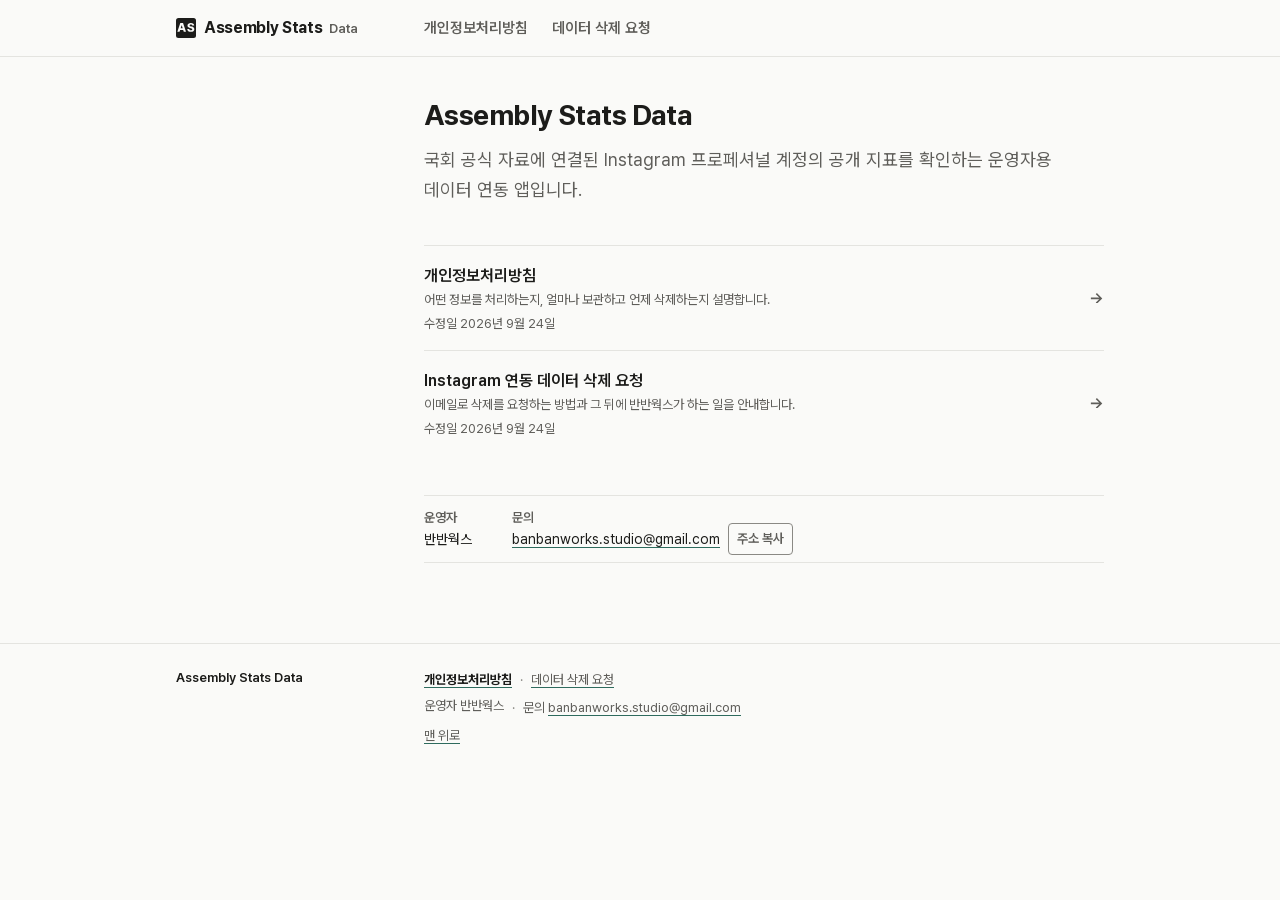
<file: index.html>
<!DOCTYPE html>
<html lang="ko">
<head>
  <meta charset="utf-8">
  <meta name="viewport" content="width=device-width, initial-scale=1">
  <title>Assembly Stats Data</title>
  <meta name="description" content="반반웍스가 운영하는 Assembly Stats Data의 개인정보처리방침과 Instagram 연동 데이터 삭제를 요청하는 방법을 안내합니다.">
  <link rel="canonical" href="https://holyh2o.github.io/assembly-stats-data-policy/">
  <meta name="color-scheme" content="light dark">
  <meta name="theme-color" content="#FAFAF8" media="(prefers-color-scheme: light)">
  <meta name="theme-color" content="#141413" media="(prefers-color-scheme: dark)">
  <meta property="og:type" content="website">
  <meta property="og:site_name" content="Assembly Stats Data">
  <meta property="og:locale" content="ko_KR">
  <meta property="og:title" content="Assembly Stats Data">
  <meta property="og:description" content="국회 공식 자료에 연결된 Instagram 프로페셔널 계정의 공개 지표를 확인하는 운영자용 데이터 연동 앱입니다.">
  <meta property="og:url" content="https://holyh2o.github.io/assembly-stats-data-policy/">
  <link rel="icon" href="assets/favicon.svg" type="image/svg+xml">
  <link rel="apple-touch-icon" href="assets/apple-touch-icon.png">
  <link rel="stylesheet" href="assets/fonts/pretendard/pretendard.css">
  <link rel="stylesheet" href="assets/site.css">
  <script src="assets/site.js" defer></script>
</head>
<body>
  <a class="skip-link" href="#main">본문 바로가기</a>
  <header class="site-header">
    <div class="frame">
      <a class="wordmark rail" href="./" aria-current="page"><svg class="wordmark-mark" viewBox="0 0 32 32" aria-hidden="true"><rect width="32" height="32" rx="4"/><path d="M5.69 22 6.64 19H11.51L12.46 22H16L11.26 8H6.89L2.14 22ZM7.43 16.49 9.02 11.46H9.14L10.72 16.49Z M25.99 12.16H29.16C29.12 9.57 27.05 7.81 23.82 7.81C20.65 7.81 18.35 9.55 18.37 12.14C18.37 14.25 19.84 15.44 22.25 16.01L23.72 16.35C25.27 16.7 25.99 17.13 26.01 17.94C25.99 18.83 25.15 19.45 23.76 19.45C22.25 19.45 21.25 18.75 21.17 17.4H18C18.06 20.61 20.32 22.19 23.8 22.19C27.28 22.19 29.33 20.59 29.35 17.94C29.33 15.7 27.77 14.36 25.08 13.76L23.86 13.47C22.6 13.2 21.75 12.78 21.77 11.91C21.79 11.11 22.47 10.53 23.8 10.53C25.15 10.53 25.91 11.13 25.99 12.16Z"/></svg><span class="wordmark-name">Assembly Stats</span> <span class="wordmark-sub">Data</span></a>
      <nav class="tabs" aria-label="정책 문서">
        <ul>
          <li><a href="privacy.html">개인정보처리방침</a></li>
          <li><a href="deletion.html">데이터 삭제 요청</a></li>
        </ul>
      </nav>
    </div>
  </header>

  <main id="main" tabindex="-1">
    <article class="doc frame" aria-labelledby="doc-title">
      <header class="doc-head">
        <h1 id="doc-title">Assembly Stats Data</h1>
        <p class="lede">국회 공식 자료에 연결된 Instagram 프로페셔널 계정의 공개 지표를 확인하는 운영자용 데이터 연동 앱입니다.</p>
      </header>

      <div class="doc-body">
        <ul class="doc-links">
          <li>
            <div>
              <a class="doc-link-title" href="privacy.html">개인정보처리방침</a>
              <p class="doc-link-desc">어떤 정보를 처리하는지, 얼마나 보관하고 언제 삭제하는지 설명합니다.</p>
              <p class="doc-link-date">수정일 <time datetime="2026-09-24">2026년 9월 24일</time></p>
            </div>
            <svg class="arrow doc-link-arrow" viewBox="0 0 235 171" aria-hidden="true"><path d="M126 171 212 86 126 0 108 18 163 73H30V99H163L108 153Z"/></svg>
          </li>
          <li>
            <div>
              <a class="doc-link-title" href="deletion.html">Instagram 연동 데이터 삭제 요청</a>
              <p class="doc-link-desc">이메일로 삭제를 요청하는 방법과 그 뒤에 반반웍스가 하는 일을 안내합니다.</p>
              <p class="doc-link-date">수정일 <time datetime="2026-09-24">2026년 9월 24일</time></p>
            </div>
            <svg class="arrow doc-link-arrow" viewBox="0 0 235 171" aria-hidden="true"><path d="M126 171 212 86 126 0 108 18 163 73H30V99H163L108 153Z"/></svg>
          </li>
        </ul>
        <dl class="doc-meta">
          <div><dt>운영자</dt><dd>반반웍스</dd></div>
          <div><dt>문의</dt><dd><a href="mailto:banbanworks.studio@gmail.com?subject=Assembly%20Stats%20Data%20%EB%AC%B8%EC%9D%98">banbanworks.studio<wbr>@gmail.com</a><button type="button" class="copy" data-copy="banbanworks.studio@gmail.com" hidden>주소 복사</button></dd></div>
        </dl>
      </div>
    </article>
  </main>

  <footer class="site-footer">
    <div class="frame">
      <p class="footer-name rail">Assembly Stats Data</p>
      <div class="footer-body">
        <nav aria-label="정책 문서 바로가기">
          <ul>
            <li><a class="footer-privacy" href="privacy.html">개인정보처리방침</a></li>
            <li><a href="deletion.html">데이터 삭제 요청</a></li>
          </ul>
        </nav>
        <ul>
          <li>운영자 반반웍스</li>
          <li>문의 <a href="mailto:banbanworks.studio@gmail.com?subject=Assembly%20Stats%20Data%20%EB%AC%B8%EC%9D%98">banbanworks.studio<wbr>@gmail.com</a></li>
        </ul>
        <p class="to-top"><a href="#main">맨 위로</a></p>
      </div>
    </div>
  </footer>
</body>
</html>
</file>
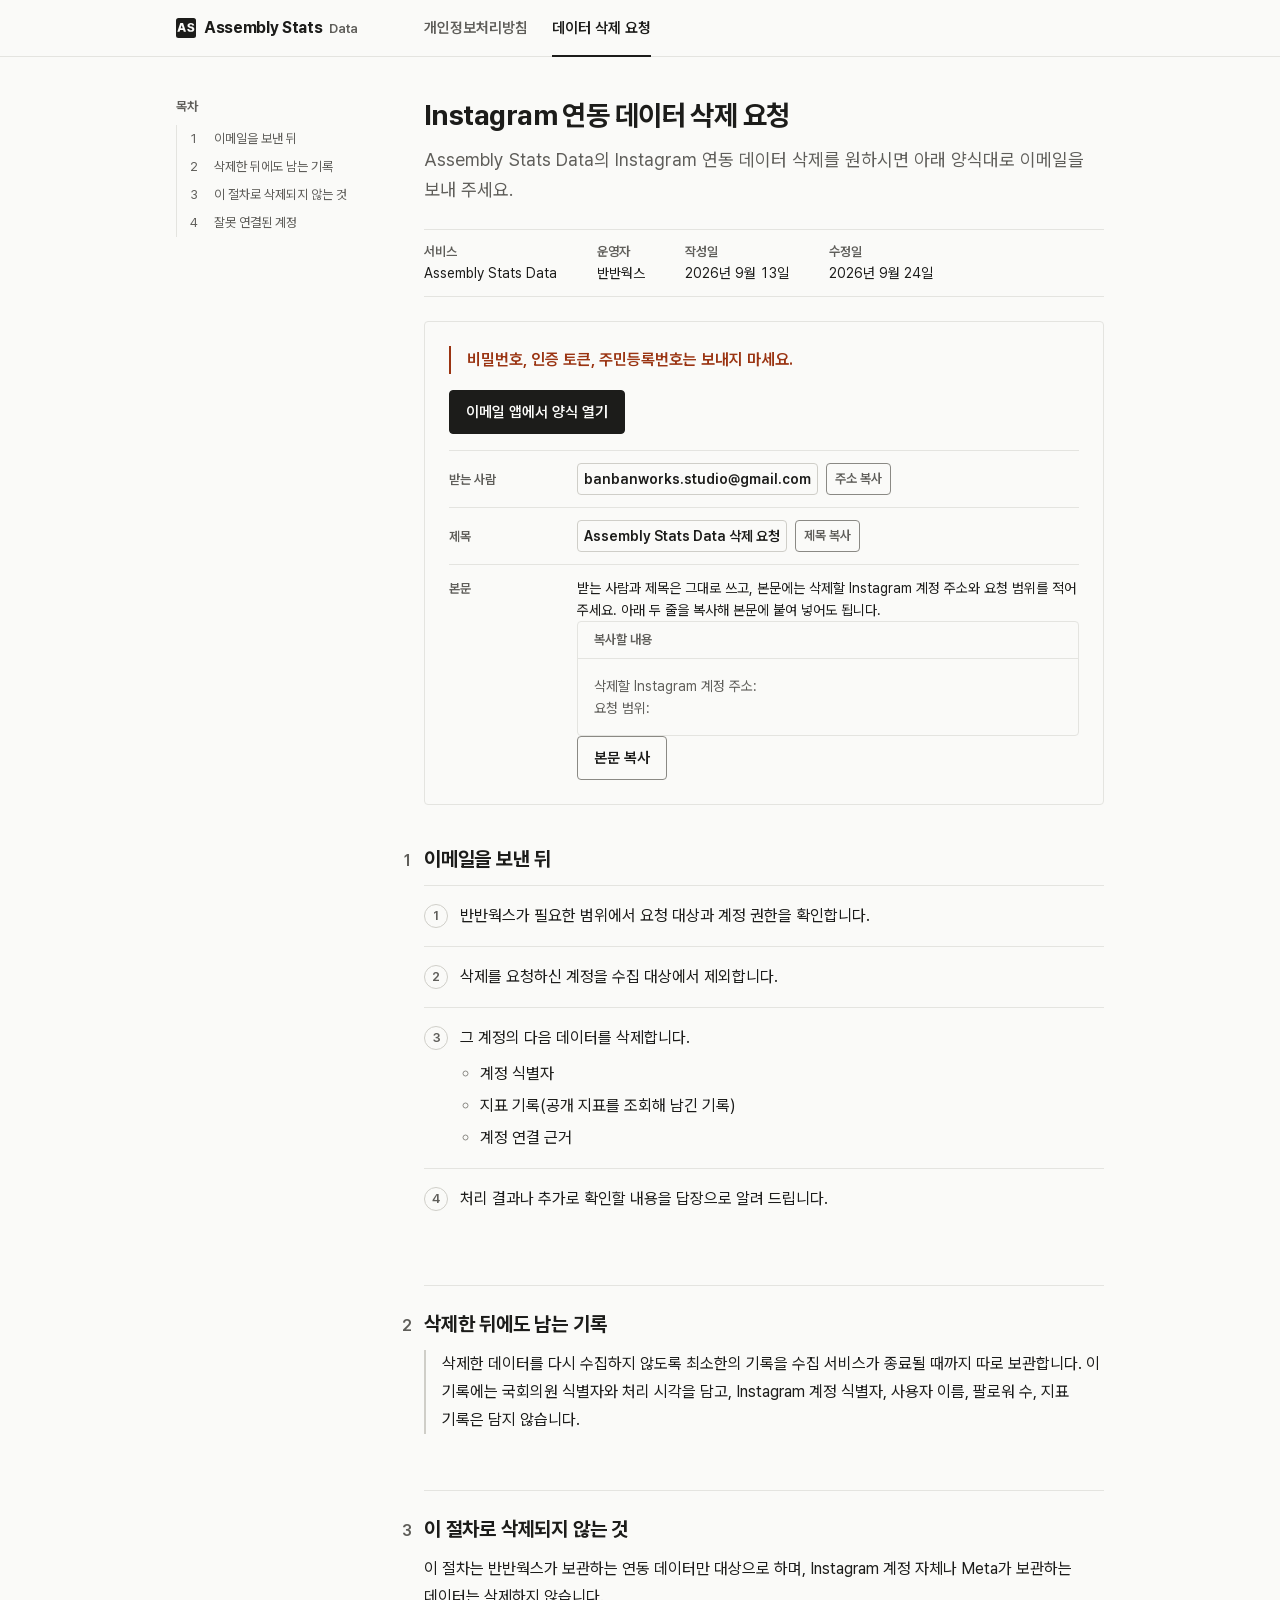
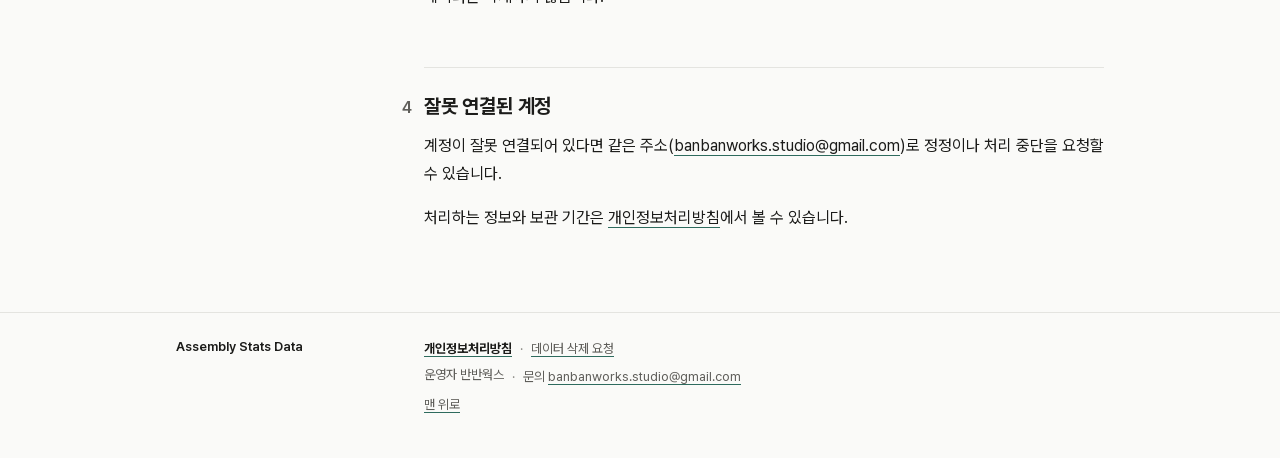
<file: deletion.html>
<!DOCTYPE html>
<html lang="ko">
<head>
  <meta charset="utf-8">
  <meta name="viewport" content="width=device-width, initial-scale=1">
  <title>Instagram 연동 데이터 삭제 요청 · Assembly Stats Data</title>
  <meta name="description" content="Assembly Stats Data의 Instagram 연동 데이터 삭제를 이메일로 요청하는 방법과 그 뒤에 반반웍스가 하는 일을 안내합니다.">
  <link rel="canonical" href="https://holyh2o.github.io/assembly-stats-data-policy/deletion.html">
  <meta name="color-scheme" content="light dark">
  <meta name="theme-color" content="#FAFAF8" media="(prefers-color-scheme: light)">
  <meta name="theme-color" content="#141413" media="(prefers-color-scheme: dark)">
  <meta property="og:type" content="website">
  <meta property="og:site_name" content="Assembly Stats Data">
  <meta property="og:locale" content="ko_KR">
  <meta property="og:title" content="Instagram 연동 데이터 삭제 요청">
  <meta property="og:description" content="제목에 'Assembly Stats Data 삭제 요청'을 적어 banbanworks.studio@gmail.com으로 이메일을 보내 주세요.">
  <meta property="og:url" content="https://holyh2o.github.io/assembly-stats-data-policy/deletion.html">
  <link rel="icon" href="assets/favicon.svg" type="image/svg+xml">
  <link rel="apple-touch-icon" href="assets/apple-touch-icon.png">
  <link rel="stylesheet" href="assets/fonts/pretendard/pretendard.css">
  <link rel="stylesheet" href="assets/site.css">
  <script src="assets/site.js" defer></script>
</head>
<body>
  <a class="skip-link" href="#main">본문 바로가기</a>
  <header class="site-header">
    <div class="frame">
      <a class="wordmark rail" href="./"><svg class="wordmark-mark" viewBox="0 0 32 32" aria-hidden="true"><rect width="32" height="32" rx="4"/><path d="M5.69 22 6.64 19H11.51L12.46 22H16L11.26 8H6.89L2.14 22ZM7.43 16.49 9.02 11.46H9.14L10.72 16.49Z M25.99 12.16H29.16C29.12 9.57 27.05 7.81 23.82 7.81C20.65 7.81 18.35 9.55 18.37 12.14C18.37 14.25 19.84 15.44 22.25 16.01L23.72 16.35C25.27 16.7 25.99 17.13 26.01 17.94C25.99 18.83 25.15 19.45 23.76 19.45C22.25 19.45 21.25 18.75 21.17 17.4H18C18.06 20.61 20.32 22.19 23.8 22.19C27.28 22.19 29.33 20.59 29.35 17.94C29.33 15.7 27.77 14.36 25.08 13.76L23.86 13.47C22.6 13.2 21.75 12.78 21.77 11.91C21.79 11.11 22.47 10.53 23.8 10.53C25.15 10.53 25.91 11.13 25.99 12.16Z"/></svg><span class="wordmark-name">Assembly Stats</span> <span class="wordmark-sub">Data</span></a>
      <nav class="tabs" aria-label="정책 문서">
        <ul>
          <li><a href="privacy.html">개인정보처리방침</a></li>
          <li><a href="deletion.html" aria-current="page">데이터 삭제 요청</a></li>
        </ul>
      </nav>
    </div>
  </header>

  <main id="main" tabindex="-1">
    <article class="doc frame" aria-labelledby="doc-title">
      <header class="doc-head">
        <h1 id="doc-title">Instagram 연동 데이터 삭제 요청</h1>
        <p class="lede">Assembly Stats Data의 Instagram 연동 데이터 삭제를 원하시면 아래 양식대로 이메일을 보내 주세요.</p>
        <dl class="doc-meta">
          <div><dt>서비스</dt><dd>Assembly Stats Data</dd></div>
          <div><dt>운영자</dt><dd>반반웍스</dd></div>
          <div><dt>작성일</dt><dd><time datetime="2026-09-13">2026년 9월 13일</time></dd></div>
          <div><dt>수정일</dt><dd><time datetime="2026-09-24">2026년 9월 24일</time></dd></div>
          <div class="print-only"><dt>주소</dt><dd>https://holyh2o.github.io/assembly-stats-data-policy/deletion.html</dd></div>
        </dl>
      </header>

      <section class="request doc-lead" aria-label="이메일 양식">
        <p class="warning"><strong class="caution">비밀번호, 인증 토큰, 주민등록번호는 보내지 마세요.</strong></p>
        <div class="actions">
          <a class="button" href="mailto:banbanworks.studio@gmail.com?subject=Assembly%20Stats%20Data%20%EC%82%AD%EC%A0%9C%20%EC%9A%94%EC%B2%AD&amp;body=%EC%82%AD%EC%A0%9C%ED%95%A0%20Instagram%20%EA%B3%84%EC%A0%95%20%EC%A3%BC%EC%86%8C%3A%20%0D%0A%EC%9A%94%EC%B2%AD%20%EB%B2%94%EC%9C%84%3A%20%0D%0A">이메일 앱에서 양식 열기</a>
        </div>
        <dl class="fields">
          <div><dt>받는 사람</dt><dd><span class="token">banbanworks.studio<wbr>@gmail.com</span><button type="button" class="copy" data-copy="banbanworks.studio@gmail.com" hidden>주소 복사</button></dd></div>
          <div><dt>제목</dt><dd><span class="token">Assembly Stats Data 삭제 요청</span><button type="button" class="copy" data-copy="Assembly Stats Data 삭제 요청" hidden>제목 복사</button></dd></div>
          <div><dt>본문</dt><dd>
            <p>받는 사람과 제목은 그대로 쓰고, 본문에는 삭제할 Instagram 계정 주소와 요청 범위를 적어 주세요. 아래 두 줄을 복사해 본문에 붙여 넣어도 됩니다.</p>
            <figure class="email-template">
              <figcaption>복사할 내용</figcaption>
              <pre id="tpl-deletion"><span class="key">삭제할 Instagram 계정 주소:</span>
<span class="key">요청 범위:</span></pre>
            </figure>
            <div class="actions"><button type="button" class="button button--secondary" data-copy-target="tpl-deletion" hidden>본문 복사</button></div>
          </dd></div>
        </dl>
      </section>

      <nav class="toc toc--rail-only" aria-labelledby="toc-label">
        <p class="toc-label" id="toc-label">목차</p>
        <ol>
          <li><a href="#steps">이메일을 보낸 뒤</a></li>
          <li><a href="#retained">삭제한 뒤에도 남는 기록</a></li>
          <li><a href="#scope">이 절차로 삭제되지 않는 것</a></li>
          <li><a href="#correction">잘못 연결된 계정</a></li>
        </ol>
      </nav>

      <div class="doc-body">
        <section class="doc-section" id="steps" aria-labelledby="steps-title">
          <h2 id="steps-title">이메일을 보낸 뒤</h2>
          <ol class="steps">
            <li>반반웍스가 필요한 범위에서 요청 대상과 계정 권한을 확인합니다.</li>
            <li>삭제를 요청하신 계정을 수집 대상에서 제외합니다.</li>
            <li>그 계정의 다음 데이터를 삭제합니다.
              <ul class="prose-list">
                <li>계정 식별자</li>
                <li>지표 기록(공개 지표를 조회해 남긴 기록)</li>
                <li>계정 연결 근거</li>
              </ul>
            </li>
            <li>처리 결과나 추가로 확인할 내용을 답장으로 알려 드립니다.</li>
          </ol>
        </section>
        <section class="doc-section" id="retained" aria-labelledby="retained-title">
          <h2 id="retained-title">삭제한 뒤에도 남는 기록</h2>
          <p class="exception">삭제한 데이터를 다시 수집하지 않도록 최소한의 기록을 수집 서비스가 종료될 때까지 따로 보관합니다. 이 기록에는 국회의원 식별자와 처리 시각을 담고, Instagram 계정 식별자, 사용자 이름, 팔로워 수, 지표 기록은 담지 않습니다.</p>
        </section>
        <section class="doc-section" id="scope" aria-labelledby="scope-title">
          <h2 id="scope-title">이 절차로 삭제되지 않는 것</h2>
          <p>이 절차는 반반웍스가 보관하는 연동 데이터만 대상으로 하며, Instagram 계정 자체나 Meta가 보관하는 데이터는 삭제하지 않습니다.</p>
        </section>
        <section class="doc-section" id="correction" aria-labelledby="correction-title">
          <h2 id="correction-title">잘못 연결된 계정</h2>
          <p>계정이 잘못 연결되어 있다면 같은 주소(<a href="mailto:banbanworks.studio@gmail.com?subject=Assembly%20Stats%20Data%20%EB%AC%B8%EC%9D%98">banbanworks.studio<wbr>@gmail.com</a>)로 정정이나 처리 중단을 요청할 수 있습니다.</p>
          <p>처리하는 정보와 보관 기간은 <a href="privacy.html">개인정보처리방침</a>에서 볼 수 있습니다.</p>
        </section>
      </div>
    </article>
  </main>

  <footer class="site-footer">
    <div class="frame">
      <p class="footer-name rail">Assembly Stats Data</p>
      <div class="footer-body">
        <nav aria-label="정책 문서 바로가기">
          <ul>
            <li><a class="footer-privacy" href="privacy.html">개인정보처리방침</a></li>
            <li><a href="deletion.html">데이터 삭제 요청</a></li>
          </ul>
        </nav>
        <ul>
          <li>운영자 반반웍스</li>
          <li>문의 <a href="mailto:banbanworks.studio@gmail.com?subject=Assembly%20Stats%20Data%20%EB%AC%B8%EC%9D%98">banbanworks.studio<wbr>@gmail.com</a></li>
        </ul>
        <p class="to-top"><a href="#main">맨 위로</a></p>
      </div>
    </div>
  </footer>
</body>
</html>
</file>
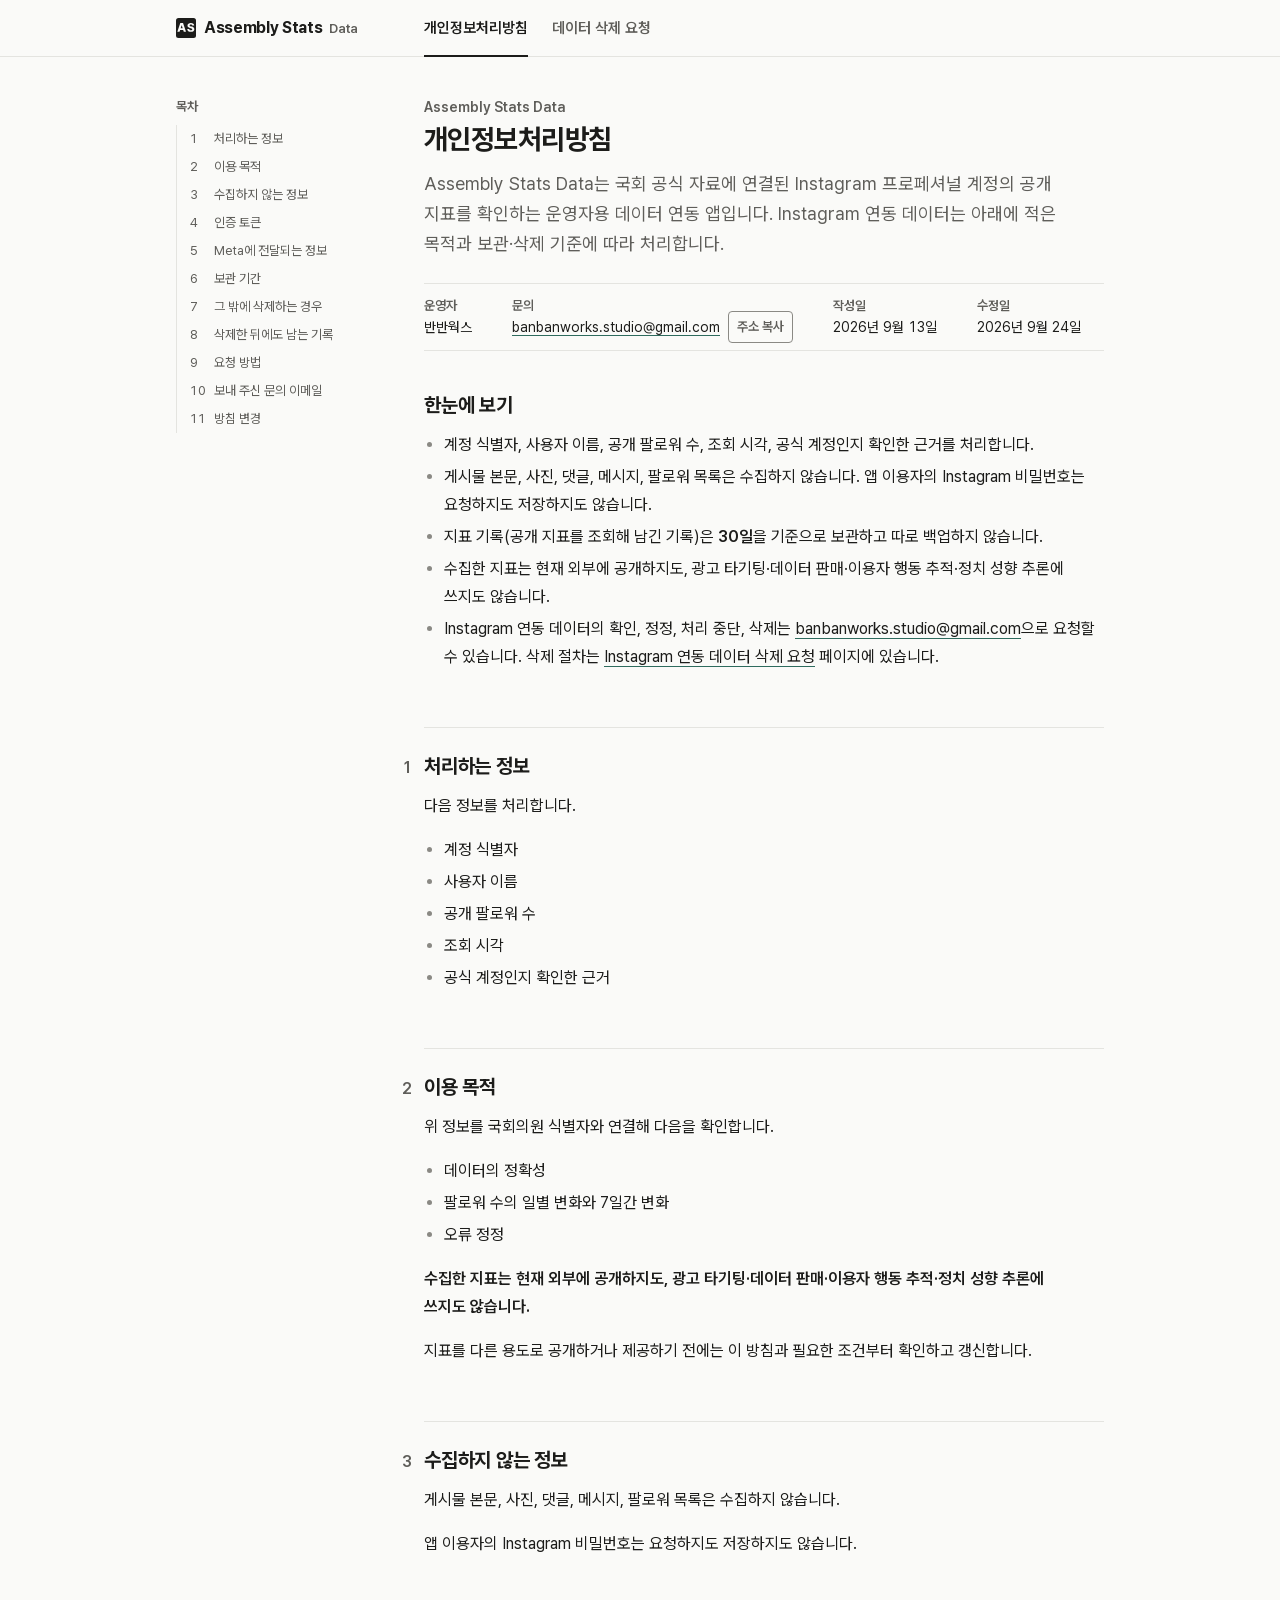
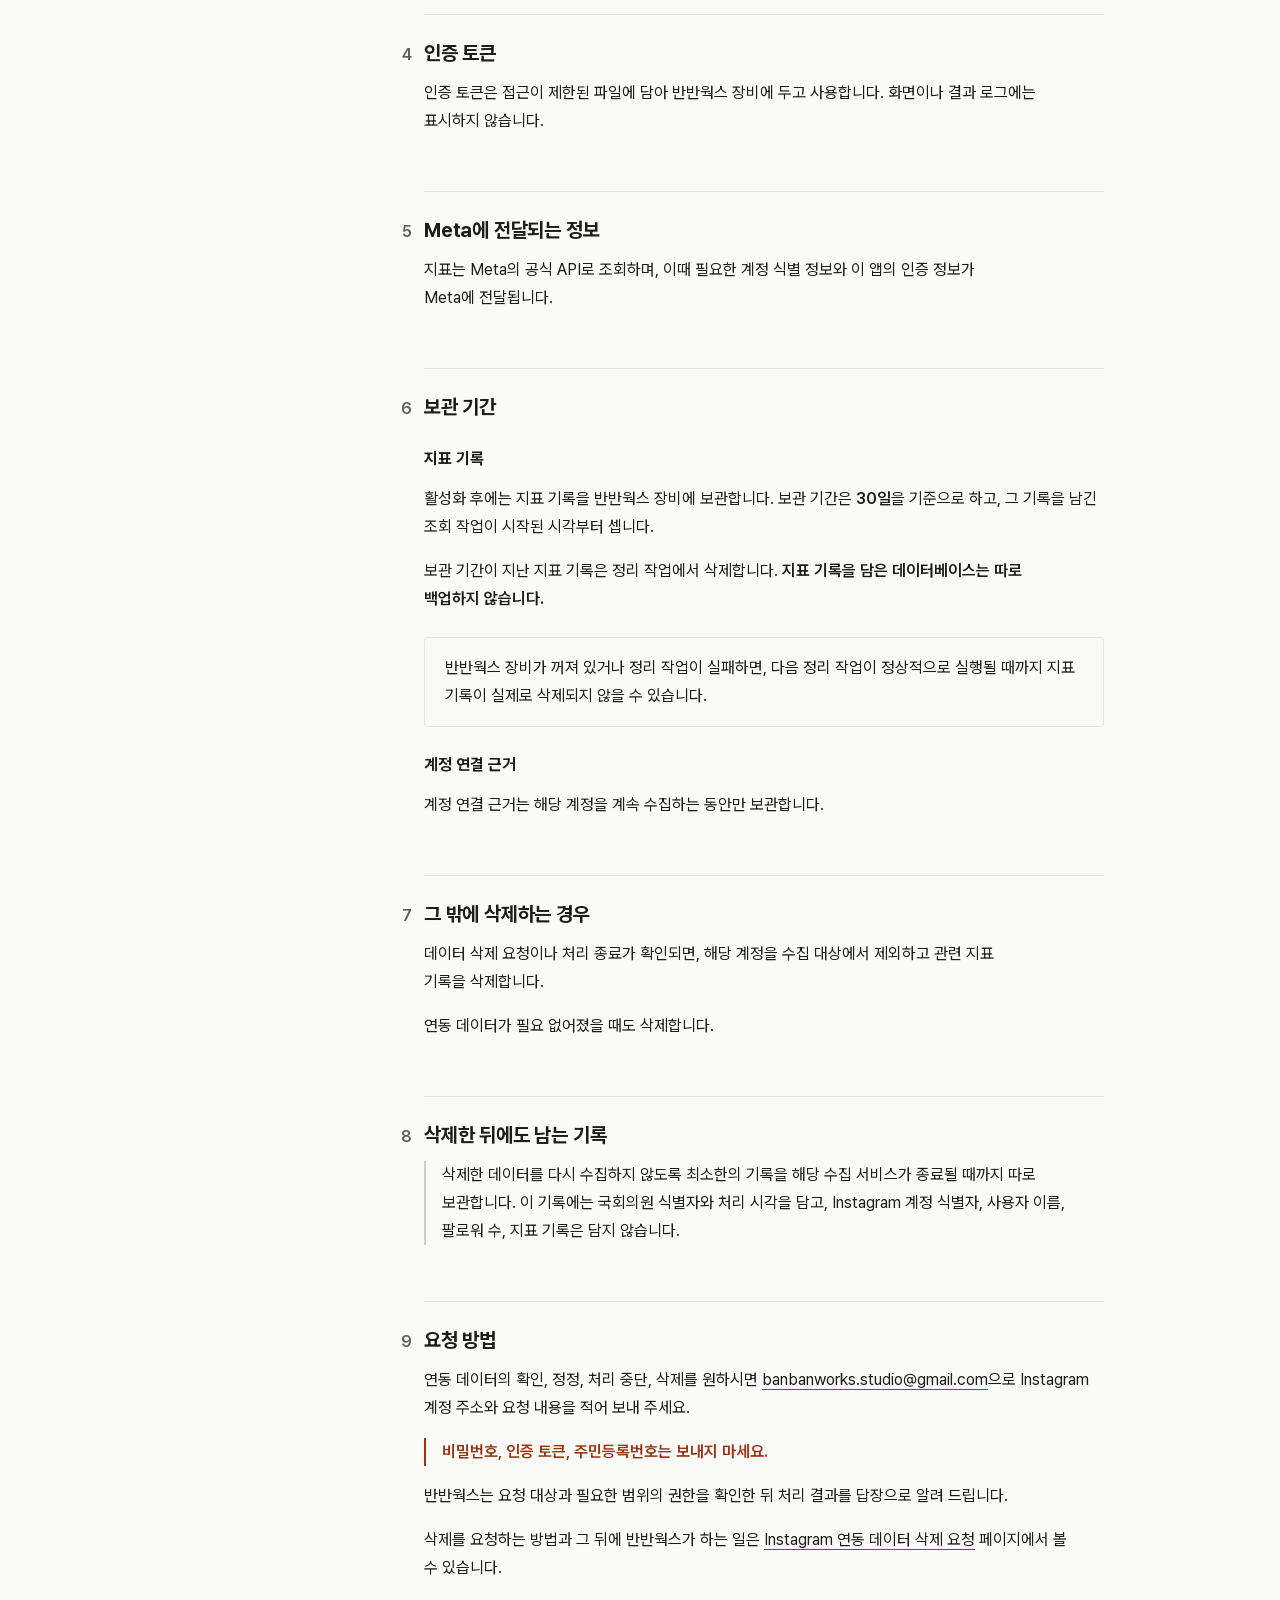
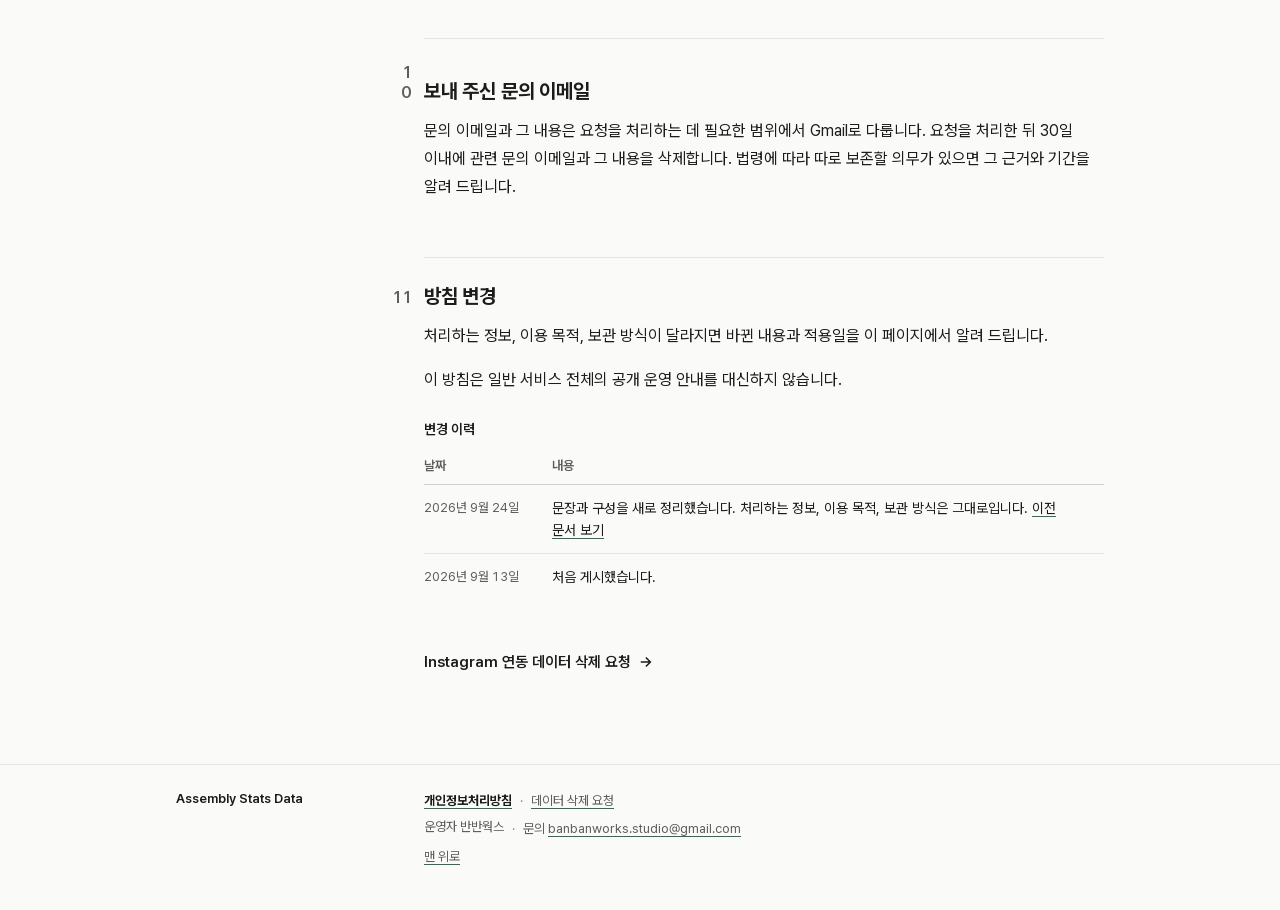
<file: privacy.html>
<!DOCTYPE html>
<html lang="ko">
<head>
  <meta charset="utf-8">
  <meta name="viewport" content="width=device-width, initial-scale=1">
  <title>개인정보처리방침 · Assembly Stats Data</title>
  <meta name="description" content="Assembly Stats Data가 어떤 Instagram 연동 데이터를 처리하고 얼마나 보관하는지, 삭제는 어떻게 요청하면 되는지 밝힙니다.">
  <link rel="canonical" href="https://holyh2o.github.io/assembly-stats-data-policy/privacy.html">
  <meta name="color-scheme" content="light dark">
  <meta name="theme-color" content="#FAFAF8" media="(prefers-color-scheme: light)">
  <meta name="theme-color" content="#141413" media="(prefers-color-scheme: dark)">
  <meta property="og:type" content="website">
  <meta property="og:site_name" content="Assembly Stats Data">
  <meta property="og:locale" content="ko_KR">
  <meta property="og:title" content="Assembly Stats Data 개인정보처리방침">
  <meta property="og:description" content="게시물 본문, 사진, 댓글, 메시지, 팔로워 목록은 수집하지 않습니다. 앱 이용자의 Instagram 비밀번호는 요청하지도 저장하지도 않습니다.">
  <meta property="og:url" content="https://holyh2o.github.io/assembly-stats-data-policy/privacy.html">
  <link rel="icon" href="assets/favicon.svg" type="image/svg+xml">
  <link rel="apple-touch-icon" href="assets/apple-touch-icon.png">
  <link rel="stylesheet" href="assets/fonts/pretendard/pretendard.css">
  <link rel="stylesheet" href="assets/site.css">
  <script src="assets/site.js" defer></script>
</head>
<body>
  <a class="skip-link" href="#main">본문 바로가기</a>
  <header class="site-header">
    <div class="frame">
      <a class="wordmark rail" href="./"><svg class="wordmark-mark" viewBox="0 0 32 32" aria-hidden="true"><rect width="32" height="32" rx="4"/><path d="M5.69 22 6.64 19H11.51L12.46 22H16L11.26 8H6.89L2.14 22ZM7.43 16.49 9.02 11.46H9.14L10.72 16.49Z M25.99 12.16H29.16C29.12 9.57 27.05 7.81 23.82 7.81C20.65 7.81 18.35 9.55 18.37 12.14C18.37 14.25 19.84 15.44 22.25 16.01L23.72 16.35C25.27 16.7 25.99 17.13 26.01 17.94C25.99 18.83 25.15 19.45 23.76 19.45C22.25 19.45 21.25 18.75 21.17 17.4H18C18.06 20.61 20.32 22.19 23.8 22.19C27.28 22.19 29.33 20.59 29.35 17.94C29.33 15.7 27.77 14.36 25.08 13.76L23.86 13.47C22.6 13.2 21.75 12.78 21.77 11.91C21.79 11.11 22.47 10.53 23.8 10.53C25.15 10.53 25.91 11.13 25.99 12.16Z"/></svg><span class="wordmark-name">Assembly Stats</span> <span class="wordmark-sub">Data</span></a>
      <nav class="tabs" aria-label="정책 문서">
        <ul>
          <li><a href="privacy.html" aria-current="page">개인정보처리방침</a></li>
          <li><a href="deletion.html">데이터 삭제 요청</a></li>
        </ul>
      </nav>
    </div>
  </header>

  <main id="main" tabindex="-1">
    <article class="doc frame" aria-labelledby="doc-title">
      <header class="doc-head">
        <h1 id="doc-title"><span class="h1-product">Assembly Stats Data</span> <span class="h1-title">개인정보처리방침</span></h1>
        <p class="lede">Assembly Stats Data는 국회 공식 자료에 연결된 Instagram 프로페셔널 계정의 공개 지표를 확인하는 운영자용 데이터 연동 앱입니다. Instagram 연동 데이터는 아래에 적은 목적과 보관·삭제 기준에 따라 처리합니다.</p>
        <dl class="doc-meta">
          <div><dt>운영자</dt><dd>반반웍스</dd></div>
          <div><dt>문의</dt><dd><a href="mailto:banbanworks.studio@gmail.com?subject=Assembly%20Stats%20Data%20%EB%AC%B8%EC%9D%98">banbanworks.studio<wbr>@gmail.com</a><button type="button" class="copy" data-copy="banbanworks.studio@gmail.com" hidden>주소 복사</button></dd></div>
          <div><dt>작성일</dt><dd><time datetime="2026-09-13">2026년 9월 13일</time></dd></div>
          <div><dt>수정일</dt><dd><time datetime="2026-09-24">2026년 9월 24일</time></dd></div>
          <div class="print-only"><dt>주소</dt><dd>https://holyh2o.github.io/assembly-stats-data-policy/privacy.html</dd></div>
        </dl>
      </header>

      <nav class="toc" aria-labelledby="toc-label">
        <p class="toc-label" id="toc-label">목차</p>
        <ol>
          <li><a href="#items">처리하는 정보</a></li>
          <li><a href="#purpose">이용 목적</a></li>
          <li><a href="#not-collected">수집하지 않는 정보</a></li>
          <li><a href="#token">인증 토큰</a></li>
          <li><a href="#external">Meta에 전달되는 정보</a></li>
          <li><a href="#retention">보관 기간</a></li>
          <li><a href="#deletion-cases">그 밖에 삭제하는 경우</a></li>
          <li><a href="#retained">삭제한 뒤에도 남는 기록</a></li>
          <li><a href="#rights">요청 방법</a></li>
          <li><a href="#inquiries">보내 주신 문의 이메일</a></li>
          <li><a href="#changes">방침 변경</a></li>
        </ol>
      </nav>

      <div class="doc-body">
        <section class="doc-section doc-section--plain" id="summary" aria-labelledby="summary-title">
          <h2 id="summary-title">한눈에 보기</h2>
          <ul class="prose-list">
            <li>계정 식별자, 사용자 이름, 공개 팔로워 수, 조회 시각, 공식 계정인지 확인한 근거를 처리합니다.</li>
            <li>게시물 본문, 사진, 댓글, 메시지, 팔로워 목록은 수집하지 않습니다. 앱 이용자의 Instagram 비밀번호는 요청하지도 저장하지도 않습니다.</li>
            <li>지표 기록(공개 지표를 조회해 남긴 기록)은 <strong>30일</strong>을 기준으로 보관하고 따로 백업하지 않습니다.</li>
            <li>수집한 지표는 현재 외부에 공개하지도, 광고 타기팅·데이터 판매·이용자 행동 추적·정치 성향 추론에 쓰지도 않습니다.</li>
            <li>Instagram 연동 데이터의 확인, 정정, 처리 중단, 삭제는 <a href="mailto:banbanworks.studio@gmail.com?subject=Assembly%20Stats%20Data%20%EB%AC%B8%EC%9D%98">banbanworks.studio<wbr>@gmail.com</a>으로 요청할 수 있습니다. 삭제 절차는 <a href="deletion.html">Instagram 연동 데이터 삭제 요청</a> 페이지에 있습니다.</li>
          </ul>
        </section>
        <section class="doc-section" id="items" aria-labelledby="items-title">
          <h2 id="items-title">처리하는 정보</h2>
          <p>다음 정보를 처리합니다.</p>
          <ul class="prose-list">
            <li>계정 식별자</li>
            <li>사용자 이름</li>
            <li>공개 팔로워 수</li>
            <li>조회 시각</li>
            <li>공식 계정인지 확인한 근거</li>
          </ul>
        </section>
        <section class="doc-section" id="purpose" aria-labelledby="purpose-title">
          <h2 id="purpose-title">이용 목적</h2>
          <p>위 정보를 국회의원 식별자와 연결해 다음을 확인합니다.</p>
          <ul class="prose-list">
            <li>데이터의 정확성</li>
            <li>팔로워 수의 일별 변화와 <span class="nobr">7일간</span> 변화</li>
            <li>오류 정정</li>
          </ul>
          <p class="commitment">수집한 지표는 현재 외부에 공개하지도, 광고 타기팅·데이터 판매·이용자 행동 추적·정치 성향 추론에 쓰지도 않습니다.</p>
          <p>지표를 다른 용도로 공개하거나 제공하기 전에는 이 방침과 필요한 조건부터 확인하고 갱신합니다.</p>
        </section>
        <section class="doc-section" id="not-collected" aria-labelledby="not-collected-title">
          <h2 id="not-collected-title">수집하지 않는 정보</h2>
          <p>게시물 본문, 사진, 댓글, 메시지, 팔로워 목록은 수집하지 않습니다.</p>
          <p>앱 이용자의 Instagram 비밀번호는 요청하지도 저장하지도 않습니다.</p>
        </section>
        <section class="doc-section" id="token" aria-labelledby="token-title">
          <h2 id="token-title">인증 토큰</h2>
          <p>인증 토큰은 접근이 제한된 파일에 담아 반반웍스 장비에 두고 사용합니다. 화면이나 결과 로그에는 표시하지 않습니다.</p>
        </section>
        <section class="doc-section" id="external" aria-labelledby="external-title">
          <h2 id="external-title">Meta에 전달되는 정보</h2>
          <p>지표는 Meta의 공식 API로 조회하며, 이때 필요한 계정 식별 정보와 이 앱의 인증 정보가 Meta에 전달됩니다.</p>
        </section>
        <section class="doc-section" id="retention" aria-labelledby="retention-title">
          <h2 id="retention-title">보관 기간</h2>
          <h3 id="retention-metrics">지표 기록</h3>
          <p>활성화 후에는 지표 기록을 반반웍스 장비에 보관합니다. 보관 기간은 <strong>30일</strong>을 기준으로 하고, 그 기록을 남긴 조회 작업이 시작된 시각부터 셉니다.</p>
          <p>보관 기간이 지난 지표 기록은 정리 작업에서 삭제합니다. <strong>지표 기록을 담은 데이터베이스는 따로 백업하지 않습니다.</strong></p>
          <div class="note" role="note">
            <p>반반웍스 장비가 꺼져 있거나 정리 작업이 실패하면, 다음 정리 작업이 정상적으로 실행될 때까지 지표 기록이 실제로 삭제되지 않을 수 있습니다.</p>
          </div>
          <h3 id="retention-link">계정 연결 근거</h3>
          <p>계정 연결 근거는 해당 계정을 계속 수집하는 동안만 보관합니다.</p>
        </section>
        <section class="doc-section" id="deletion-cases" aria-labelledby="deletion-cases-title">
          <h2 id="deletion-cases-title">그 밖에 삭제하는 경우</h2>
          <p>데이터 삭제 요청이나 처리 종료가 확인되면, 해당 계정을 수집 대상에서 제외하고 관련 지표 기록을 삭제합니다.</p>
          <p>연동 데이터가 필요 없어졌을 때도 삭제합니다.</p>
        </section>
        <section class="doc-section" id="retained" aria-labelledby="retained-title">
          <h2 id="retained-title">삭제한 뒤에도 남는 기록</h2>
          <p class="exception">삭제한 데이터를 다시 수집하지 않도록 최소한의 기록을 해당 수집 서비스가 종료될 때까지 따로 보관합니다. 이 기록에는 국회의원 식별자와 처리 시각을 담고, Instagram 계정 식별자, 사용자 이름, 팔로워 수, 지표 기록은 담지 않습니다.</p>
        </section>
        <section class="doc-section" id="rights" aria-labelledby="rights-title">
          <h2 id="rights-title">요청 방법</h2>
          <p>연동 데이터의 확인, 정정, 처리 중단, 삭제를 원하시면 <a href="mailto:banbanworks.studio@gmail.com?subject=Assembly%20Stats%20Data%20%EB%AC%B8%EC%9D%98">banbanworks.studio<wbr>@gmail.com</a>으로 Instagram 계정 주소와 요청 내용을 적어 보내 주세요.</p>
          <p class="warning"><strong class="caution">비밀번호, 인증 토큰, 주민등록번호는 보내지 마세요.</strong></p>
          <p>반반웍스는 요청 대상과 필요한 범위의 권한을 확인한 뒤 처리 결과를 답장으로 알려 드립니다.</p>
          <p>삭제를 요청하는 방법과 그 뒤에 반반웍스가 하는 일은 <a href="deletion.html">Instagram 연동 데이터 삭제 요청</a> 페이지에서 볼 수 있습니다.</p>
        </section>
        <section class="doc-section" id="inquiries" aria-labelledby="inquiries-title">
          <h2 id="inquiries-title">보내 주신 문의 이메일</h2>
          <p>문의 이메일과 그 내용은 요청을 처리하는 데 필요한 범위에서 Gmail로 다룹니다. 요청을 처리한 뒤 30일 이내에 관련 문의 이메일과 그 내용을 삭제합니다. 법령에 따라 따로 보존할 의무가 있으면 그 근거와 기간을 알려 드립니다.</p>
        </section>
        <section class="doc-section" id="changes" aria-labelledby="changes-title">
          <h2 id="changes-title">방침 변경</h2>
          <p>처리하는 정보, 이용 목적, 보관 방식이 달라지면 바뀐 내용과 적용일을 이 페이지에서 알려 드립니다.</p>
          <p>이 방침은 일반 서비스 전체의 공개 운영 안내를 대신하지 않습니다.</p>
          <table class="table history">
            <caption>변경 이력</caption>
            <thead><tr><th scope="col">날짜</th><th scope="col">내용</th></tr></thead>
            <tbody>
              <tr><th scope="row"><time datetime="2026-09-24">2026년 9월 24일</time></th><td>문장과 구성을 새로 정리했습니다. 처리하는 정보, 이용 목적, 보관 방식은 그대로입니다. <a href="versions/2026-09-13/privacy.html">이전 문서 보기</a></td></tr>
              <tr><th scope="row"><time datetime="2026-09-13">2026년 9월 13일</time></th><td>처음 게시했습니다.</td></tr>
            </tbody>
          </table>
        </section>

        <p><a class="more-link" href="deletion.html">Instagram 연동 데이터 삭제 요청 <svg class="arrow" viewBox="0 0 235 171" aria-hidden="true"><path d="M126 171 212 86 126 0 108 18 163 73H30V99H163L108 153Z"/></svg></a></p>
      </div>
    </article>
  </main>

  <footer class="site-footer">
    <div class="frame">
      <p class="footer-name rail">Assembly Stats Data</p>
      <div class="footer-body">
        <nav aria-label="정책 문서 바로가기">
          <ul>
            <li><a class="footer-privacy" href="privacy.html">개인정보처리방침</a></li>
            <li><a href="deletion.html">데이터 삭제 요청</a></li>
          </ul>
        </nav>
        <ul>
          <li>운영자 반반웍스</li>
          <li>문의 <a href="mailto:banbanworks.studio@gmail.com?subject=Assembly%20Stats%20Data%20%EB%AC%B8%EC%9D%98">banbanworks.studio<wbr>@gmail.com</a></li>
        </ul>
        <p class="to-top"><a href="#main">맨 위로</a></p>
      </div>
    </div>
  </footer>
</body>
</html>
</file>
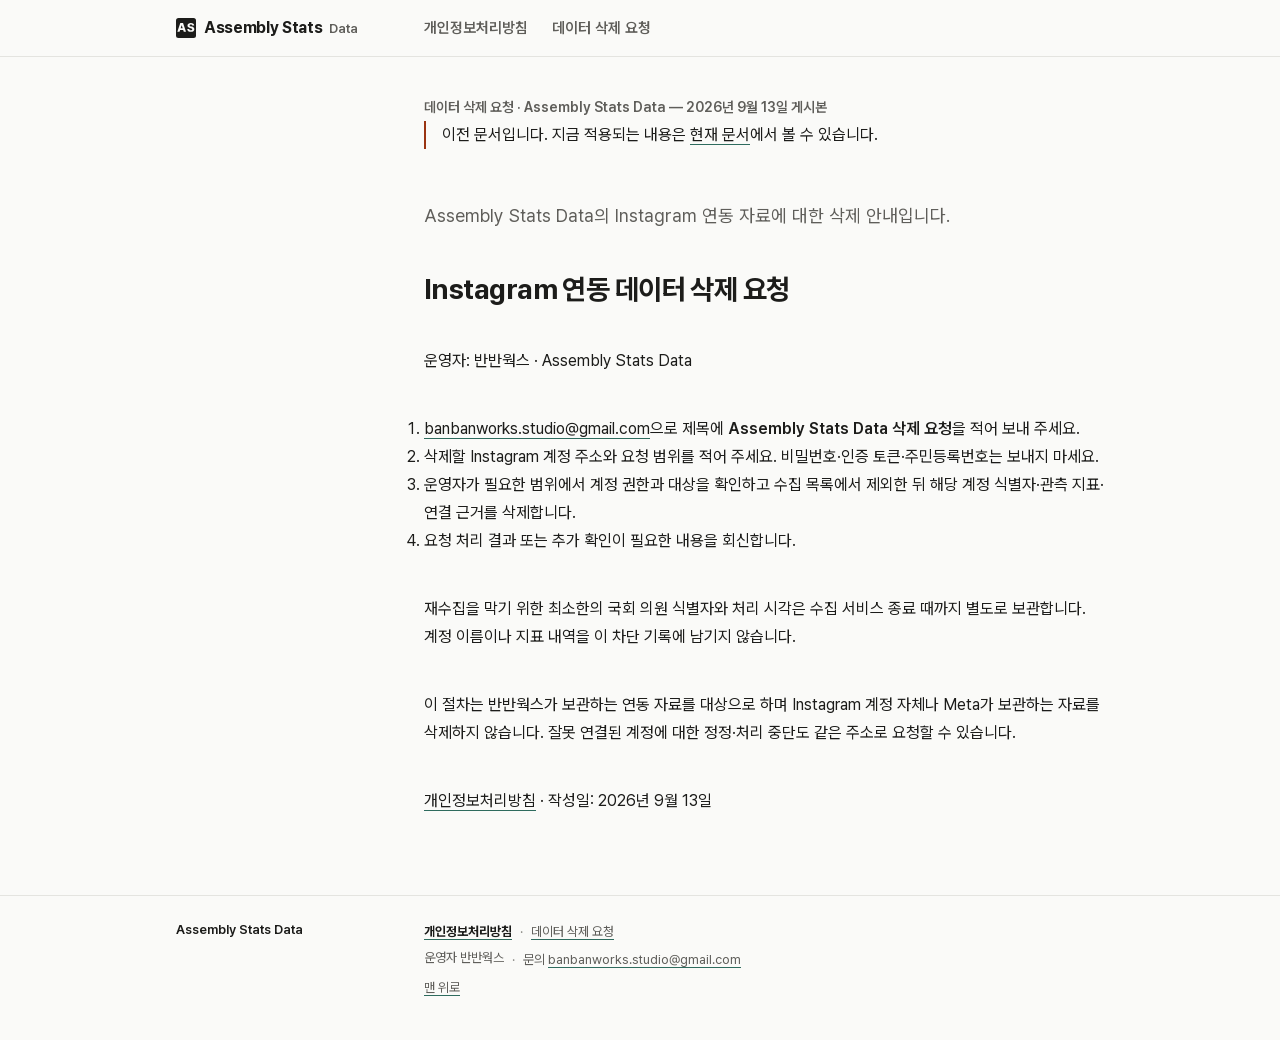
<file: versions/2026-09-13/deletion.html>
<!DOCTYPE html>
<html lang="ko">
<head>
  <meta charset="utf-8">
  <meta name="viewport" content="width=device-width, initial-scale=1">
  <title>데이터 삭제 요청 · Assembly Stats Data (2026년 9월 13일 게시본)</title>
  <meta name="description" content="2026년 9월 13일에 게시한 이전 문서입니다.">
  <meta name="robots" content="noindex">
  <link rel="canonical" href="https://holyh2o.github.io/assembly-stats-data-policy/versions/2026-09-13/deletion.html">
  <meta name="color-scheme" content="light dark">
  <meta name="theme-color" content="#FAFAF8" media="(prefers-color-scheme: light)">
  <meta name="theme-color" content="#141413" media="(prefers-color-scheme: dark)">
  <meta property="og:type" content="website">
  <meta property="og:site_name" content="Assembly Stats Data">
  <meta property="og:locale" content="ko_KR">
  <meta property="og:title" content="데이터 삭제 요청 · Assembly Stats Data (이전 문서)">
  <meta property="og:description" content="2026년 9월 13일에 게시한 이전 문서입니다.">
  <meta property="og:url" content="https://holyh2o.github.io/assembly-stats-data-policy/versions/2026-09-13/deletion.html">
  <link rel="icon" href="../../assets/favicon.svg" type="image/svg+xml">
  <link rel="apple-touch-icon" href="../../assets/apple-touch-icon.png">
  <link rel="stylesheet" href="../../assets/fonts/pretendard/pretendard.css">
  <link rel="stylesheet" href="../../assets/site.css">
  <script src="../../assets/site.js" defer></script>
</head>
<body>
  <a class="skip-link" href="#main">본문 바로가기</a>
  <header class="site-header">
    <div class="frame">
      <a class="wordmark rail" href="../../"><svg class="wordmark-mark" viewBox="0 0 32 32" aria-hidden="true"><rect width="32" height="32" rx="4"/><path d="M5.69 22 6.64 19H11.51L12.46 22H16L11.26 8H6.89L2.14 22ZM7.43 16.49 9.02 11.46H9.14L10.72 16.49Z M25.99 12.16H29.16C29.12 9.57 27.05 7.81 23.82 7.81C20.65 7.81 18.35 9.55 18.37 12.14C18.37 14.25 19.84 15.44 22.25 16.01L23.72 16.35C25.27 16.7 25.99 17.13 26.01 17.94C25.99 18.83 25.15 19.45 23.76 19.45C22.25 19.45 21.25 18.75 21.17 17.4H18C18.06 20.61 20.32 22.19 23.8 22.19C27.28 22.19 29.33 20.59 29.35 17.94C29.33 15.7 27.77 14.36 25.08 13.76L23.86 13.47C22.6 13.2 21.75 12.78 21.77 11.91C21.79 11.11 22.47 10.53 23.8 10.53C25.15 10.53 25.91 11.13 25.99 12.16Z"/></svg><span class="wordmark-name">Assembly Stats</span> <span class="wordmark-sub">Data</span></a>
      <nav class="tabs" aria-label="정책 문서">
        <ul>
          <li><a href="../../privacy.html">개인정보처리방침</a></li>
          <li><a href="../../deletion.html">데이터 삭제 요청</a></li>
        </ul>
      </nav>
    </div>
  </header>

  <main id="main" tabindex="-1">
    <article class="doc frame" aria-labelledby="archive-title">
      <header class="doc-head">
        <p class="h1-product" id="archive-title">데이터 삭제 요청 · Assembly Stats Data — 2026년 9월 13일 게시본</p>
        <p class="warning">이전 문서입니다. 지금 적용되는 내용은 <a href="../../deletion.html">현재 문서</a>에서 볼 수 있습니다.</p>
      </header>
      <div class="doc-body archive">
<p class="lede">Assembly Stats Data의 Instagram 연동 자료에 대한 삭제 안내입니다.</p>
<h1>Instagram 연동 데이터 삭제 요청</h1><p>운영자: 반반웍스 · Assembly Stats Data</p>
<ol><li><a href="mailto:banbanworks.studio@gmail.com">banbanworks.studio@gmail.com</a>으로 제목에 <strong>Assembly Stats Data 삭제 요청</strong>을 적어 보내 주세요.</li><li>삭제할 Instagram 계정 주소와 요청 범위를 적어 주세요. 비밀번호·인증 토큰·주민등록번호는 보내지 마세요.</li><li>운영자가 필요한 범위에서 계정 권한과 대상을 확인하고 수집 목록에서 제외한 뒤 해당 계정 식별자·관측 지표·연결 근거를 삭제합니다.</li><li>요청 처리 결과 또는 추가 확인이 필요한 내용을 회신합니다.</li></ol>
<p>재수집을 막기 위한 최소한의 국회 의원 식별자와 처리 시각은 수집 서비스 종료 때까지 별도로 보관합니다. 계정 이름이나 지표 내역을 이 차단 기록에 남기지 않습니다.</p><p>이 절차는 반반웍스가 보관하는 연동 자료를 대상으로 하며 Instagram 계정 자체나 Meta가 보관하는 자료를 삭제하지 않습니다. 잘못 연결된 계정에 대한 정정·처리 중단도 같은 주소로 요청할 수 있습니다.</p>
<p><a href="privacy.html">개인정보처리방침</a> · 작성일: 2026년 9월 13일</p>
      </div>
    </article>
  </main>

  <footer class="site-footer">
    <div class="frame">
      <p class="footer-name rail">Assembly Stats Data</p>
      <div class="footer-body">
        <nav aria-label="정책 문서 바로가기">
          <ul>
            <li><a class="footer-privacy" href="../../privacy.html">개인정보처리방침</a></li>
            <li><a href="../../deletion.html">데이터 삭제 요청</a></li>
          </ul>
        </nav>
        <ul>
          <li>운영자 반반웍스</li>
          <li>문의 <a href="mailto:banbanworks.studio@gmail.com?subject=Assembly%20Stats%20Data%20%EB%AC%B8%EC%9D%98">banbanworks.studio<wbr>@gmail.com</a></li>
        </ul>
        <p class="to-top"><a href="#main">맨 위로</a></p>
      </div>
    </div>
  </footer>
</body>
</html>
</file>
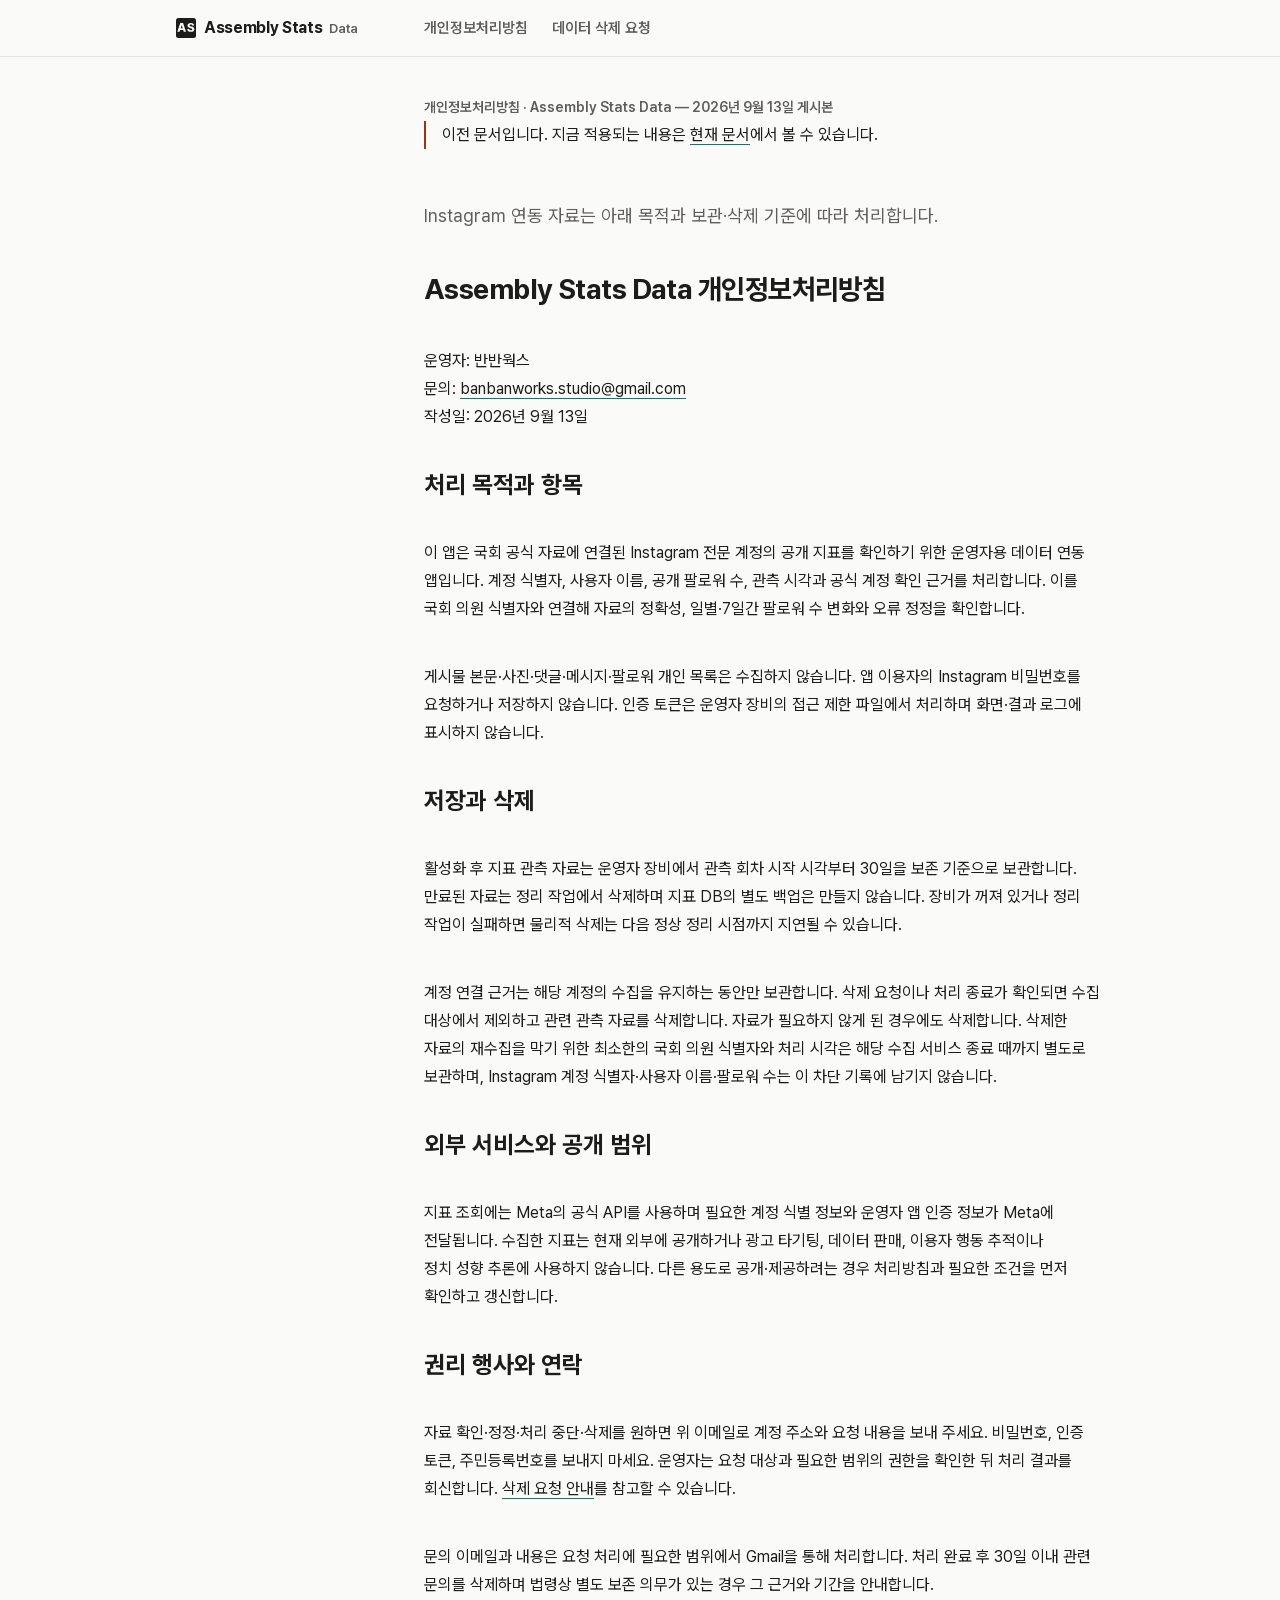
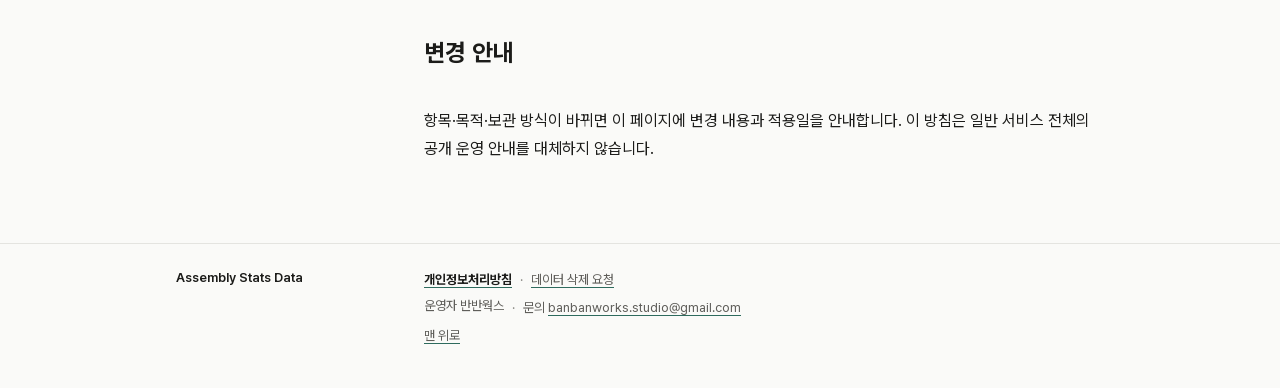
<file: versions/2026-09-13/privacy.html>
<!DOCTYPE html>
<html lang="ko">
<head>
  <meta charset="utf-8">
  <meta name="viewport" content="width=device-width, initial-scale=1">
  <title>개인정보처리방침 · Assembly Stats Data (2026년 9월 13일 게시본)</title>
  <meta name="description" content="2026년 9월 13일에 게시한 이전 문서입니다.">
  <meta name="robots" content="noindex">
  <link rel="canonical" href="https://holyh2o.github.io/assembly-stats-data-policy/versions/2026-09-13/privacy.html">
  <meta name="color-scheme" content="light dark">
  <meta name="theme-color" content="#FAFAF8" media="(prefers-color-scheme: light)">
  <meta name="theme-color" content="#141413" media="(prefers-color-scheme: dark)">
  <meta property="og:type" content="website">
  <meta property="og:site_name" content="Assembly Stats Data">
  <meta property="og:locale" content="ko_KR">
  <meta property="og:title" content="개인정보처리방침 · Assembly Stats Data (이전 문서)">
  <meta property="og:description" content="2026년 9월 13일에 게시한 이전 문서입니다.">
  <meta property="og:url" content="https://holyh2o.github.io/assembly-stats-data-policy/versions/2026-09-13/privacy.html">
  <link rel="icon" href="../../assets/favicon.svg" type="image/svg+xml">
  <link rel="apple-touch-icon" href="../../assets/apple-touch-icon.png">
  <link rel="stylesheet" href="../../assets/fonts/pretendard/pretendard.css">
  <link rel="stylesheet" href="../../assets/site.css">
  <script src="../../assets/site.js" defer></script>
</head>
<body>
  <a class="skip-link" href="#main">본문 바로가기</a>
  <header class="site-header">
    <div class="frame">
      <a class="wordmark rail" href="../../"><svg class="wordmark-mark" viewBox="0 0 32 32" aria-hidden="true"><rect width="32" height="32" rx="4"/><path d="M5.69 22 6.64 19H11.51L12.46 22H16L11.26 8H6.89L2.14 22ZM7.43 16.49 9.02 11.46H9.14L10.72 16.49Z M25.99 12.16H29.16C29.12 9.57 27.05 7.81 23.82 7.81C20.65 7.81 18.35 9.55 18.37 12.14C18.37 14.25 19.84 15.44 22.25 16.01L23.72 16.35C25.27 16.7 25.99 17.13 26.01 17.94C25.99 18.83 25.15 19.45 23.76 19.45C22.25 19.45 21.25 18.75 21.17 17.4H18C18.06 20.61 20.32 22.19 23.8 22.19C27.28 22.19 29.33 20.59 29.35 17.94C29.33 15.7 27.77 14.36 25.08 13.76L23.86 13.47C22.6 13.2 21.75 12.78 21.77 11.91C21.79 11.11 22.47 10.53 23.8 10.53C25.15 10.53 25.91 11.13 25.99 12.16Z"/></svg><span class="wordmark-name">Assembly Stats</span> <span class="wordmark-sub">Data</span></a>
      <nav class="tabs" aria-label="정책 문서">
        <ul>
          <li><a href="../../privacy.html">개인정보처리방침</a></li>
          <li><a href="../../deletion.html">데이터 삭제 요청</a></li>
        </ul>
      </nav>
    </div>
  </header>

  <main id="main" tabindex="-1">
    <article class="doc frame" aria-labelledby="archive-title">
      <header class="doc-head">
        <p class="h1-product" id="archive-title">개인정보처리방침 · Assembly Stats Data — 2026년 9월 13일 게시본</p>
        <p class="warning">이전 문서입니다. 지금 적용되는 내용은 <a href="../../privacy.html">현재 문서</a>에서 볼 수 있습니다.</p>
      </header>
      <div class="doc-body archive">
<p class="lede">Instagram 연동 자료는 아래 목적과 보관·삭제 기준에 따라 처리합니다.</p>
<h1>Assembly Stats Data 개인정보처리방침</h1>
<p>운영자: 반반웍스<br>문의: <a href="mailto:banbanworks.studio@gmail.com">banbanworks.studio@gmail.com</a><br>작성일: 2026년 9월 13일</p>
<h2>처리 목적과 항목</h2>
<p>이 앱은 국회 공식 자료에 연결된 Instagram 전문 계정의 공개 지표를 확인하기 위한 운영자용 데이터 연동 앱입니다. 계정 식별자, 사용자 이름, 공개 팔로워 수, 관측 시각과 공식 계정 확인 근거를 처리합니다. 이를 국회 의원 식별자와 연결해 자료의 정확성, 일별·7일간 팔로워 수 변화와 오류 정정을 확인합니다.</p>
<p>게시물 본문·사진·댓글·메시지·팔로워 개인 목록은 수집하지 않습니다. 앱 이용자의 Instagram 비밀번호를 요청하거나 저장하지 않습니다. 인증 토큰은 운영자 장비의 접근 제한 파일에서 처리하며 화면·결과 로그에 표시하지 않습니다.</p>
<h2>저장과 삭제</h2>
<p>활성화 후 지표 관측 자료는 운영자 장비에서 관측 회차 시작 시각부터 30일을 보존 기준으로 보관합니다. 만료된 자료는 정리 작업에서 삭제하며 지표 DB의 별도 백업은 만들지 않습니다. 장비가 꺼져 있거나 정리 작업이 실패하면 물리적 삭제는 다음 정상 정리 시점까지 지연될 수 있습니다.</p>
<p>계정 연결 근거는 해당 계정의 수집을 유지하는 동안만 보관합니다. 삭제 요청이나 처리 종료가 확인되면 수집 대상에서 제외하고 관련 관측 자료를 삭제합니다. 자료가 필요하지 않게 된 경우에도 삭제합니다. 삭제한 자료의 재수집을 막기 위한 최소한의 국회 의원 식별자와 처리 시각은 해당 수집 서비스 종료 때까지 별도로 보관하며, Instagram 계정 식별자·사용자 이름·팔로워 수는 이 차단 기록에 남기지 않습니다.</p>
<h2>외부 서비스와 공개 범위</h2>
<p>지표 조회에는 Meta의 공식 API를 사용하며 필요한 계정 식별 정보와 운영자 앱 인증 정보가 Meta에 전달됩니다. 수집한 지표는 현재 외부에 공개하거나 광고 타기팅, 데이터 판매, 이용자 행동 추적이나 정치 성향 추론에 사용하지 않습니다. 다른 용도로 공개·제공하려는 경우 처리방침과 필요한 조건을 먼저 확인하고 갱신합니다.</p>
<h2>권리 행사와 연락</h2>
<p>자료 확인·정정·처리 중단·삭제를 원하면 위 이메일로 계정 주소와 요청 내용을 보내 주세요. 비밀번호, 인증 토큰, 주민등록번호를 보내지 마세요. 운영자는 요청 대상과 필요한 범위의 권한을 확인한 뒤 처리 결과를 회신합니다. <a href="deletion.html">삭제 요청 안내</a>를 참고할 수 있습니다.</p>
<p>문의 이메일과 내용은 요청 처리에 필요한 범위에서 Gmail을 통해 처리합니다. 처리 완료 후 30일 이내 관련 문의를 삭제하며 법령상 별도 보존 의무가 있는 경우 그 근거와 기간을 안내합니다.</p>
<h2>변경 안내</h2><p>항목·목적·보관 방식이 바뀌면 이 페이지에 변경 내용과 적용일을 안내합니다. 이 방침은 일반 서비스 전체의 공개 운영 안내를 대체하지 않습니다.</p>
      </div>
    </article>
  </main>

  <footer class="site-footer">
    <div class="frame">
      <p class="footer-name rail">Assembly Stats Data</p>
      <div class="footer-body">
        <nav aria-label="정책 문서 바로가기">
          <ul>
            <li><a class="footer-privacy" href="../../privacy.html">개인정보처리방침</a></li>
            <li><a href="../../deletion.html">데이터 삭제 요청</a></li>
          </ul>
        </nav>
        <ul>
          <li>운영자 반반웍스</li>
          <li>문의 <a href="mailto:banbanworks.studio@gmail.com?subject=Assembly%20Stats%20Data%20%EB%AC%B8%EC%9D%98">banbanworks.studio<wbr>@gmail.com</a></li>
        </ul>
        <p class="to-top"><a href="#main">맨 위로</a></p>
      </div>
    </div>
  </footer>
</body>
</html>
</file>
<file: assets/fonts/pretendard/pretendard.css>
/*
Copyright (c) 2021 Kil Hyung-jin, with Reserved Font Name Pretendard.
https://github.com/orioncactus/pretendard

This Font Software is licensed under the SIL Open Font License, Version 1.1.
This license is copied below, and is also available with a FAQ at:
http://scripts.sil.org/OFL
*/
/* [0] */
@font-face {
	font-family: 'Pretendard Variable';
	font-style: normal;
	font-display: swap;
	font-weight: 45 920;
	src: url(./woff2-dynamic-subset/PretendardVariable.subset.0.woff2) format('woff2-variations');
	unicode-range: U+f9ca-fa0b, U+ff03-ff05, U+ff07, U+ff0a-ff0b, U+ff0d-ff19, U+ff1b, U+ff1d, U+ff20-ff5b, U+ff5d, U+ffe0-ffe3, U+ffe5-ffe6;
}

/* [1] */
@font-face {
	font-family: 'Pretendard Variable';
	font-style: normal;
	font-display: swap;
	font-weight: 45 920;
	src: url(./woff2-dynamic-subset/PretendardVariable.subset.1.woff2) format('woff2-variations');
	unicode-range: U+d723-d728, U+d72a-d733, U+d735-d748, U+d74a-d74f, U+d752-d753, U+d755-d757, U+d75a-d75f, U+d762-d764, U+d766-d768, U+d76a-d76b, U+d76d-d76f, U+d771-d787, U+d789-d78b, U+d78d-d78f, U+d791-d797, U+d79a, U+d79c, U+d79e-d7a3, U+f900-f909, U+f90b-f92e;
}

/* [2] */
@font-face {
	font-family: 'Pretendard Variable';
	font-style: normal;
	font-display: swap;
	font-weight: 45 920;
	src: url(./woff2-dynamic-subset/PretendardVariable.subset.2.woff2) format('woff2-variations');
	unicode-range: U+d679-d68b, U+d68e-d69e, U+d6a0, U+d6a2-d6a7, U+d6a9-d6c3, U+d6c6-d6c7, U+d6c9-d6cb, U+d6cd-d6d3, U+d6d5-d6d6, U+d6d8-d6e3, U+d6e5-d6e7, U+d6e9-d6fb, U+d6fd-d717, U+d719-d71f, U+d721-d722;
}

/* [3] */
@font-face {
	font-family: 'Pretendard Variable';
	font-style: normal;
	font-display: swap;
	font-weight: 45 920;
	src: url(./woff2-dynamic-subset/PretendardVariable.subset.3.woff2) format('woff2-variations');
	unicode-range: U+d5bc-d5c7, U+d5ca-d5cb, U+d5cd-d5cf, U+d5d1-d5d7, U+d5d9-d5da, U+d5dc, U+d5de-d5e3, U+d5e6-d5e7, U+d5e9-d5eb, U+d5ed-d5f6, U+d5f8, U+d5fa-d5ff, U+d602-d603, U+d605-d607, U+d609-d60f, U+d612-d613, U+d616-d61b, U+d61d-d637, U+d63a-d63b, U+d63d-d63f, U+d641-d647, U+d64a-d64c, U+d64e-d653, U+d656-d657, U+d659-d65b, U+d65d-d666, U+d668, U+d66a-d678;
}

/* [4] */
@font-face {
	font-family: 'Pretendard Variable';
	font-style: normal;
	font-display: swap;
	font-weight: 45 920;
	src: url(./woff2-dynamic-subset/PretendardVariable.subset.4.woff2) format('woff2-variations');
	unicode-range: U+d507, U+d509-d50b, U+d50d-d513, U+d515-d53b, U+d53e-d53f, U+d541-d543, U+d545-d54c, U+d54e, U+d550, U+d552-d557, U+d55a-d55b, U+d55d-d55f, U+d561-d564, U+d566-d567, U+d56a, U+d56c, U+d56e-d573, U+d576-d577, U+d579-d583, U+d585-d586, U+d58a-d5a4, U+d5a6-d5bb;
}

/* [5] */
@font-face {
	font-family: 'Pretendard Variable';
	font-style: normal;
	font-display: swap;
	font-weight: 45 920;
	src: url(./woff2-dynamic-subset/PretendardVariable.subset.5.woff2) format('woff2-variations');
	unicode-range: U+d464-d477, U+d47a-d47b, U+d47d-d47f, U+d481-d487, U+d489-d48a, U+d48c, U+d48e-d4e7, U+d4e9-d503, U+d505-d506;
}

/* [6] */
@font-face {
	font-family: 'Pretendard Variable';
	font-style: normal;
	font-display: swap;
	font-weight: 45 920;
	src: url(./woff2-dynamic-subset/PretendardVariable.subset.6.woff2) format('woff2-variations');
	unicode-range: U+d3bf-d3c7, U+d3ca-d3cf, U+d3d1-d3eb, U+d3ee-d3ef, U+d3f1-d3f3, U+d3f5-d3fb, U+d3fd-d400, U+d402-d45b, U+d45d-d463;
}

/* [7] */
@font-face {
	font-family: 'Pretendard Variable';
	font-style: normal;
	font-display: swap;
	font-weight: 45 920;
	src: url(./woff2-dynamic-subset/PretendardVariable.subset.7.woff2) format('woff2-variations');
	unicode-range: U+d2ff, U+d302-d304, U+d306-d30b, U+d30f, U+d311-d313, U+d315-d31b, U+d31e, U+d322-d324, U+d326-d327, U+d32a-d32b, U+d32d-d32f, U+d331-d337, U+d339-d33c, U+d33e-d37b, U+d37e-d37f, U+d381-d383, U+d385-d38b, U+d38e-d390, U+d392-d397, U+d39a-d39b, U+d39d-d39f, U+d3a1-d3a7, U+d3a9-d3aa, U+d3ac, U+d3ae-d3b3, U+d3b5-d3b7, U+d3b9-d3bb, U+d3bd-d3be;
}

/* [8] */
@font-face {
	font-family: 'Pretendard Variable';
	font-style: normal;
	font-display: swap;
	font-weight: 45 920;
	src: url(./woff2-dynamic-subset/PretendardVariable.subset.8.woff2) format('woff2-variations');
	unicode-range: U+d257-d27f, U+d281-d29b, U+d29d-d29f, U+d2a1-d2ab, U+d2ad-d2b7, U+d2ba-d2bb, U+d2bd-d2bf, U+d2c1-d2c7, U+d2c9-d2ef, U+d2f2-d2f3, U+d2f5-d2f7, U+d2f9-d2fe;
}

/* [9] */
@font-face {
	font-family: 'Pretendard Variable';
	font-style: normal;
	font-display: swap;
	font-weight: 45 920;
	src: url(./woff2-dynamic-subset/PretendardVariable.subset.9.woff2) format('woff2-variations');
	unicode-range: U+d1b4, U+d1b6-d1f3, U+d1f5-d22b, U+d22e-d22f, U+d231-d233, U+d235-d23b, U+d23d-d240, U+d242-d256;
}

/* [10] */
@font-face {
	font-family: 'Pretendard Variable';
	font-style: normal;
	font-display: swap;
	font-weight: 45 920;
	src: url(./woff2-dynamic-subset/PretendardVariable.subset.10.woff2) format('woff2-variations');
	unicode-range: U+d105-d12f, U+d132-d133, U+d135-d137, U+d139-d13f, U+d141-d142, U+d144, U+d146-d14b, U+d14e-d14f, U+d151-d153, U+d155-d15b, U+d15e-d187, U+d189-d19f, U+d1a2-d1a3, U+d1a5-d1a7, U+d1a9-d1af, U+d1b2-d1b3;
}

/* [11] */
@font-face {
	font-family: 'Pretendard Variable';
	font-style: normal;
	font-display: swap;
	font-weight: 45 920;
	src: url(./woff2-dynamic-subset/PretendardVariable.subset.11.woff2) format('woff2-variations');
	unicode-range: U+d04b-d04f, U+d051-d057, U+d059-d06b, U+d06d-d06f, U+d071-d073, U+d075-d07b, U+d07e-d0a3, U+d0a6-d0a7, U+d0a9-d0ab, U+d0ad-d0b3, U+d0b6, U+d0b8, U+d0ba-d0bf, U+d0c2-d0c3, U+d0c5-d0c7, U+d0c9-d0cf, U+d0d2, U+d0d6-d0db, U+d0de-d0df, U+d0e1-d0e3, U+d0e5-d0eb, U+d0ee-d0f0, U+d0f2-d104;
}

/* [12] */
@font-face {
	font-family: 'Pretendard Variable';
	font-style: normal;
	font-display: swap;
	font-weight: 45 920;
	src: url(./woff2-dynamic-subset/PretendardVariable.subset.12.woff2) format('woff2-variations');
	unicode-range: U+cfa2-cfc3, U+cfc5-cfdf, U+cfe2-cfe3, U+cfe5-cfe7, U+cfe9-cff4, U+cff6-cffb, U+cffd-cfff, U+d001-d003, U+d005-d017, U+d019-d033, U+d036-d037, U+d039-d03b, U+d03d-d04a;
}

/* [13] */
@font-face {
	font-family: 'Pretendard Variable';
	font-style: normal;
	font-display: swap;
	font-weight: 45 920;
	src: url(./woff2-dynamic-subset/PretendardVariable.subset.13.woff2) format('woff2-variations');
	unicode-range: U+cef0-cef3, U+cef6, U+cef9-ceff, U+cf01-cf03, U+cf05-cf07, U+cf09-cf0f, U+cf11-cf12, U+cf14-cf1b, U+cf1d-cf1f, U+cf21-cf2f, U+cf31-cf53, U+cf56-cf57, U+cf59-cf5b, U+cf5d-cf63, U+cf66, U+cf68, U+cf6a-cf6f, U+cf71-cf84, U+cf86-cf8b, U+cf8d-cfa1;
}

/* [14] */
@font-face {
	font-family: 'Pretendard Variable';
	font-style: normal;
	font-display: swap;
	font-weight: 45 920;
	src: url(./woff2-dynamic-subset/PretendardVariable.subset.14.woff2) format('woff2-variations');
	unicode-range: U+ce3c-ce57, U+ce5a-ce5b, U+ce5d-ce5f, U+ce61-ce67, U+ce6a, U+ce6c, U+ce6e-ce73, U+ce76-ce77, U+ce79-ce7b, U+ce7d-ce83, U+ce85-ce88, U+ce8a-ce8f, U+ce91-ce93, U+ce95-ce97, U+ce99-ce9f, U+cea2, U+cea4-ceab, U+cead-cee3, U+cee6-cee7, U+cee9-ceeb, U+ceed-ceef;
}

/* [15] */
@font-face {
	font-family: 'Pretendard Variable';
	font-style: normal;
	font-display: swap;
	font-weight: 45 920;
	src: url(./woff2-dynamic-subset/PretendardVariable.subset.15.woff2) format('woff2-variations');
	unicode-range: U+cd92-cd93, U+cd96-cd97, U+cd99-cd9b, U+cd9d-cda3, U+cda6-cda8, U+cdaa-cdaf, U+cdb1-cdc3, U+cdc5-cdcb, U+cdcd-cde7, U+cde9-ce03, U+ce05-ce1f, U+ce22-ce34, U+ce36-ce3b;
}

/* [16] */
@font-face {
	font-family: 'Pretendard Variable';
	font-style: normal;
	font-display: swap;
	font-weight: 45 920;
	src: url(./woff2-dynamic-subset/PretendardVariable.subset.16.woff2) format('woff2-variations');
	unicode-range: U+ccef-cd07, U+cd0a-cd0b, U+cd0d-cd1a, U+cd1c, U+cd1e-cd2b, U+cd2d-cd5b, U+cd5d-cd77, U+cd79-cd91;
}

/* [17] */
@font-face {
	font-family: 'Pretendard Variable';
	font-style: normal;
	font-display: swap;
	font-weight: 45 920;
	src: url(./woff2-dynamic-subset/PretendardVariable.subset.17.woff2) format('woff2-variations');
	unicode-range: U+cc3f-cc43, U+cc46-cc47, U+cc49-cc4b, U+cc4d-cc53, U+cc55-cc58, U+cc5a-cc5f, U+cc61-cc97, U+cc9a-cc9b, U+cc9d-cc9f, U+cca1-cca7, U+ccaa, U+ccac, U+ccae-ccb3, U+ccb6-ccb7, U+ccb9-ccbb, U+ccbd-cccf, U+ccd1-cce3, U+cce5-ccee;
}

/* [18] */
@font-face {
	font-family: 'Pretendard Variable';
	font-style: normal;
	font-display: swap;
	font-weight: 45 920;
	src: url(./woff2-dynamic-subset/PretendardVariable.subset.18.woff2) format('woff2-variations');
	unicode-range: U+cb91-cbd3, U+cbd5-cbe3, U+cbe5-cc0b, U+cc0e-cc0f, U+cc11-cc13, U+cc15-cc1b, U+cc1d-cc20, U+cc23-cc27, U+cc2a-cc2b, U+cc2d, U+cc2f, U+cc31-cc37, U+cc3a, U+cc3c;
}

/* [19] */
@font-face {
	font-family: 'Pretendard Variable';
	font-style: normal;
	font-display: swap;
	font-weight: 45 920;
	src: url(./woff2-dynamic-subset/PretendardVariable.subset.19.woff2) format('woff2-variations');
	unicode-range: U+caf4-cb47, U+cb4a-cb90;
}

/* [20] */
@font-face {
	font-family: 'Pretendard Variable';
	font-style: normal;
	font-display: swap;
	font-weight: 45 920;
	src: url(./woff2-dynamic-subset/PretendardVariable.subset.20.woff2) format('woff2-variations');
	unicode-range: U+ca4a-ca4b, U+ca4e-ca4f, U+ca51-ca53, U+ca55-ca5b, U+ca5d-ca60, U+ca62-ca83, U+ca85-cabb, U+cabe-cabf, U+cac1-cac3, U+cac5-cacb, U+cacd-cad0, U+cad2, U+cad4-cad8, U+cada-caf3;
}

/* [21] */
@font-face {
	font-family: 'Pretendard Variable';
	font-style: normal;
	font-display: swap;
	font-weight: 45 920;
	src: url(./woff2-dynamic-subset/PretendardVariable.subset.21.woff2) format('woff2-variations');
	unicode-range: U+c996-c997, U+c99a-c99c, U+c99e-c9bf, U+c9c2-c9c3, U+c9c5-c9c7, U+c9c9-c9cf, U+c9d2, U+c9d4, U+c9d7-c9d8, U+c9db, U+c9de-c9df, U+c9e1-c9e3, U+c9e5-c9e6, U+c9e8-c9eb, U+c9ee-c9f0, U+c9f2-c9f7, U+c9f9-ca0b, U+ca0d-ca28, U+ca2a-ca49;
}

/* [22] */
@font-face {
	font-family: 'Pretendard Variable';
	font-style: normal;
	font-display: swap;
	font-weight: 45 920;
	src: url(./woff2-dynamic-subset/PretendardVariable.subset.22.woff2) format('woff2-variations');
	unicode-range: U+c8e9-c8f4, U+c8f6-c8fb, U+c8fe-c8ff, U+c901-c903, U+c905-c90b, U+c90e-c910, U+c912-c917, U+c919-c92b, U+c92d-c94f, U+c951-c953, U+c955-c96b, U+c96d-c973, U+c975-c987, U+c98a-c98b, U+c98d-c98f, U+c991-c995;
}

/* [23] */
@font-face {
	font-family: 'Pretendard Variable';
	font-style: normal;
	font-display: swap;
	font-weight: 45 920;
	src: url(./woff2-dynamic-subset/PretendardVariable.subset.23.woff2) format('woff2-variations');
	unicode-range: U+c841-c84b, U+c84d-c86f, U+c872-c873, U+c875-c877, U+c879-c87f, U+c882-c884, U+c887-c88a, U+c88d-c8c3, U+c8c5-c8df, U+c8e1-c8e8;
}

/* [24] */
@font-face {
	font-family: 'Pretendard Variable';
	font-style: normal;
	font-display: swap;
	font-weight: 45 920;
	src: url(./woff2-dynamic-subset/PretendardVariable.subset.24.woff2) format('woff2-variations');
	unicode-range: U+c779-c77b, U+c77e-c782, U+c786, U+c78b, U+c78d, U+c78f, U+c792-c793, U+c795, U+c797, U+c799-c79f, U+c7a2, U+c7a7-c7ab, U+c7ae-c7bb, U+c7bd-c7c0, U+c7c2-c7c7, U+c7c9-c7dc, U+c7de-c7ff, U+c802-c803, U+c805-c807, U+c809, U+c80b-c80f, U+c812, U+c814, U+c817-c81b, U+c81e-c81f, U+c821-c823, U+c825-c82e, U+c830-c837, U+c839-c83b, U+c83d-c840;
}

/* [25] */
@font-face {
	font-family: 'Pretendard Variable';
	font-style: normal;
	font-display: swap;
	font-weight: 45 920;
	src: url(./woff2-dynamic-subset/PretendardVariable.subset.25.woff2) format('woff2-variations');
	unicode-range: U+c6bb-c6bf, U+c6c2, U+c6c4, U+c6c6-c6cb, U+c6ce-c6cf, U+c6d1-c6d3, U+c6d5-c6db, U+c6dd-c6df, U+c6e1-c6e7, U+c6e9-c6eb, U+c6ed-c6ef, U+c6f1-c6f8, U+c6fa-c703, U+c705-c707, U+c709-c70b, U+c70d-c716, U+c718, U+c71a-c71f, U+c722-c723, U+c725-c727, U+c729-c734, U+c736-c73b, U+c73e-c73f, U+c741-c743, U+c745-c74b, U+c74e-c750, U+c752-c757, U+c759-c773, U+c776-c777;
}

/* [26] */
@font-face {
	font-family: 'Pretendard Variable';
	font-style: normal;
	font-display: swap;
	font-weight: 45 920;
	src: url(./woff2-dynamic-subset/PretendardVariable.subset.26.woff2) format('woff2-variations');
	unicode-range: U+c5f5-c5fb, U+c5fe, U+c602-c605, U+c607, U+c609-c60f, U+c611-c61a, U+c61c-c623, U+c626-c627, U+c629-c62b, U+c62d, U+c62f-c632, U+c636, U+c638, U+c63a-c63f, U+c642-c643, U+c645-c647, U+c649-c652, U+c656-c65b, U+c65d-c65f, U+c661-c663, U+c665-c677, U+c679-c67b, U+c67d-c693, U+c696-c697, U+c699-c69b, U+c69d-c6a3, U+c6a6, U+c6a8, U+c6aa-c6af, U+c6b2-c6b3, U+c6b5-c6b7, U+c6b9-c6ba;
}

/* [27] */
@font-face {
	font-family: 'Pretendard Variable';
	font-style: normal;
	font-display: swap;
	font-weight: 45 920;
	src: url(./woff2-dynamic-subset/PretendardVariable.subset.27.woff2) format('woff2-variations');
	unicode-range: U+c517-c527, U+c52a-c52b, U+c52d-c52f, U+c531-c538, U+c53a, U+c53c, U+c53e-c543, U+c546-c547, U+c54b, U+c54d-c552, U+c556, U+c55a-c55b, U+c55d, U+c55f, U+c562-c563, U+c565-c567, U+c569-c56f, U+c572, U+c574, U+c576-c57b, U+c57e-c57f, U+c581-c583, U+c585-c586, U+c588-c58b, U+c58e, U+c590, U+c592-c596, U+c599-c5b3, U+c5b6-c5b7, U+c5ba, U+c5be-c5c3, U+c5ca-c5cb, U+c5cd, U+c5cf, U+c5d2-c5d3, U+c5d5-c5d7, U+c5d9-c5df, U+c5e1-c5e2, U+c5e4, U+c5e6-c5eb, U+c5ef, U+c5f1-c5f3;
}

/* [28] */
@font-face {
	font-family: 'Pretendard Variable';
	font-style: normal;
	font-display: swap;
	font-weight: 45 920;
	src: url(./woff2-dynamic-subset/PretendardVariable.subset.28.woff2) format('woff2-variations');
	unicode-range: U+c475-c4ef, U+c4f2-c4f3, U+c4f5-c4f7, U+c4f9-c4ff, U+c502-c50b, U+c50d-c516;
}

/* [29] */
@font-face {
	font-family: 'Pretendard Variable';
	font-style: normal;
	font-display: swap;
	font-weight: 45 920;
	src: url(./woff2-dynamic-subset/PretendardVariable.subset.29.woff2) format('woff2-variations');
	unicode-range: U+c3d0-c3d7, U+c3da-c3db, U+c3dd-c3de, U+c3e1-c3ec, U+c3ee-c3f3, U+c3f5-c42b, U+c42d-c463, U+c466-c474;
}

/* [30] */
@font-face {
	font-family: 'Pretendard Variable';
	font-style: normal;
	font-display: swap;
	font-weight: 45 920;
	src: url(./woff2-dynamic-subset/PretendardVariable.subset.30.woff2) format('woff2-variations');
	unicode-range: U+c32b-c367, U+c36a-c36b, U+c36d-c36f, U+c371-c377, U+c37a-c37b, U+c37e-c383, U+c385-c387, U+c389-c3cf;
}

/* [31] */
@font-face {
	font-family: 'Pretendard Variable';
	font-style: normal;
	font-display: swap;
	font-weight: 45 920;
	src: url(./woff2-dynamic-subset/PretendardVariable.subset.31.woff2) format('woff2-variations');
	unicode-range: U+c26a-c26b, U+c26d-c26f, U+c271-c273, U+c275-c27b, U+c27e-c287, U+c289-c28f, U+c291-c297, U+c299-c29a, U+c29c-c2a3, U+c2a5-c2a7, U+c2a9-c2ab, U+c2ad-c2b3, U+c2b6, U+c2b8, U+c2ba-c2bb, U+c2bd-c2db, U+c2de-c2df, U+c2e1-c2e2, U+c2e5-c2ea, U+c2ee, U+c2f0, U+c2f2-c2f5, U+c2f7, U+c2fa-c2fb, U+c2fd-c2ff, U+c301-c307, U+c309-c30c, U+c30e-c312, U+c315-c323, U+c325-c328, U+c32a;
}

/* [32] */
@font-face {
	font-family: 'Pretendard Variable';
	font-style: normal;
	font-display: swap;
	font-weight: 45 920;
	src: url(./woff2-dynamic-subset/PretendardVariable.subset.32.woff2) format('woff2-variations');
	unicode-range: U+c1bc-c1c3, U+c1c5-c1df, U+c1e1-c1fb, U+c1fd-c203, U+c205-c20c, U+c20e, U+c210-c217, U+c21a-c21b, U+c21d-c21e, U+c221-c227, U+c229-c22a, U+c22c, U+c22e, U+c230, U+c233-c24f, U+c251-c257, U+c259-c269;
}

/* [33] */
@font-face {
	font-family: 'Pretendard Variable';
	font-style: normal;
	font-display: swap;
	font-weight: 45 920;
	src: url(./woff2-dynamic-subset/PretendardVariable.subset.33.woff2) format('woff2-variations');
	unicode-range: U+c101-c11b, U+c11f, U+c121-c123, U+c125-c12b, U+c12e, U+c132-c137, U+c13a-c13b, U+c13d-c13f, U+c141-c147, U+c14a, U+c14c-c153, U+c155-c157, U+c159-c15b, U+c15d-c166, U+c169-c16f, U+c171-c177, U+c179-c18b, U+c18e-c18f, U+c191-c193, U+c195-c19b, U+c19d-c19e, U+c1a0, U+c1a2-c1a4, U+c1a6-c1bb;
}

/* [34] */
@font-face {
	font-family: 'Pretendard Variable';
	font-style: normal;
	font-display: swap;
	font-weight: 45 920;
	src: url(./woff2-dynamic-subset/PretendardVariable.subset.34.woff2) format('woff2-variations');
	unicode-range: U+c049-c057, U+c059-c05b, U+c05d-c05f, U+c061-c067, U+c069-c08f, U+c091-c0ab, U+c0ae-c0af, U+c0b1-c0b3, U+c0b5, U+c0b7-c0bb, U+c0be, U+c0c2-c0c7, U+c0ca-c0cb, U+c0cd-c0cf, U+c0d1-c0d7, U+c0d9-c0da, U+c0dc, U+c0de-c0e3, U+c0e5-c0eb, U+c0ed-c0f3, U+c0f6, U+c0f8, U+c0fa-c0ff;
}

/* [35] */
@font-face {
	font-family: 'Pretendard Variable';
	font-style: normal;
	font-display: swap;
	font-weight: 45 920;
	src: url(./woff2-dynamic-subset/PretendardVariable.subset.35.woff2) format('woff2-variations');
	unicode-range: U+bfa7-bfaf, U+bfb1-bfc4, U+bfc6-bfcb, U+bfce-bfcf, U+bfd1-bfd3, U+bfd5-bfdb, U+bfdd-c048;
}

/* [36] */
@font-face {
	font-family: 'Pretendard Variable';
	font-style: normal;
	font-display: swap;
	font-weight: 45 920;
	src: url(./woff2-dynamic-subset/PretendardVariable.subset.36.woff2) format('woff2-variations');
	unicode-range: U+bf07, U+bf09-bf3f, U+bf41-bf4f, U+bf52-bf54, U+bf56-bfa6;
}

/* [37] */
@font-face {
	font-family: 'Pretendard Variable';
	font-style: normal;
	font-display: swap;
	font-weight: 45 920;
	src: url(./woff2-dynamic-subset/PretendardVariable.subset.37.woff2) format('woff2-variations');
	unicode-range: U+be56, U+be58, U+be5c-be5f, U+be62-be63, U+be65-be67, U+be69-be74, U+be76-be7b, U+be7e-be7f, U+be81-be8e, U+be90, U+be92-bea7, U+bea9-becf, U+bed2-bed3, U+bed5-bed6, U+bed9-bee3, U+bee6-bf06;
}

/* [38] */
@font-face {
	font-family: 'Pretendard Variable';
	font-style: normal;
	font-display: swap;
	font-weight: 45 920;
	src: url(./woff2-dynamic-subset/PretendardVariable.subset.38.woff2) format('woff2-variations');
	unicode-range: U+bdb0-bdd3, U+bdd5-bdef, U+bdf1-be0b, U+be0d-be0f, U+be11-be13, U+be15-be43, U+be46-be47, U+be49-be4b, U+be4d-be53;
}

/* [39] */
@font-face {
	font-family: 'Pretendard Variable';
	font-style: normal;
	font-display: swap;
	font-weight: 45 920;
	src: url(./woff2-dynamic-subset/PretendardVariable.subset.39.woff2) format('woff2-variations');
	unicode-range: U+bd03, U+bd06, U+bd08, U+bd0a-bd0f, U+bd11-bd22, U+bd25-bd47, U+bd49-bd58, U+bd5a-bd7f, U+bd82-bd83, U+bd85-bd87, U+bd8a-bd8f, U+bd91-bd92, U+bd94, U+bd96-bd98, U+bd9a-bdaf;
}

/* [40] */
@font-face {
	font-family: 'Pretendard Variable';
	font-style: normal;
	font-display: swap;
	font-weight: 45 920;
	src: url(./woff2-dynamic-subset/PretendardVariable.subset.40.woff2) format('woff2-variations');
	unicode-range: U+bc4e-bc83, U+bc86-bc87, U+bc89-bc8b, U+bc8d-bc93, U+bc96, U+bc98, U+bc9b-bc9f, U+bca2-bca3, U+bca5-bca7, U+bca9-bcb2, U+bcb4-bcbb, U+bcbe-bcbf, U+bcc1-bcc3, U+bcc5-bccc, U+bcce-bcd0, U+bcd2-bcd4, U+bcd6-bcf3, U+bcf7, U+bcf9-bcfb, U+bcfd-bd02;
}

/* [41] */
@font-face {
	font-family: 'Pretendard Variable';
	font-style: normal;
	font-display: swap;
	font-weight: 45 920;
	src: url(./woff2-dynamic-subset/PretendardVariable.subset.41.woff2) format('woff2-variations');
	unicode-range: U+bb90-bba3, U+bba5-bbab, U+bbad-bbbf, U+bbc1-bbf7, U+bbfa-bbfb, U+bbfd-bbfe, U+bc01-bc07, U+bc09-bc0a, U+bc0e, U+bc10, U+bc12-bc13, U+bc17, U+bc19-bc1a, U+bc1e, U+bc20-bc23, U+bc26, U+bc28, U+bc2a-bc2c, U+bc2e-bc2f, U+bc32-bc33, U+bc35-bc37, U+bc39-bc3f, U+bc41-bc42, U+bc44, U+bc46-bc48, U+bc4a-bc4d;
}

/* [42] */
@font-face {
	font-family: 'Pretendard Variable';
	font-style: normal;
	font-display: swap;
	font-weight: 45 920;
	src: url(./woff2-dynamic-subset/PretendardVariable.subset.42.woff2) format('woff2-variations');
	unicode-range: U+bae6-bafb, U+bafd-bb17, U+bb19-bb33, U+bb37, U+bb39-bb3a, U+bb3d-bb43, U+bb45-bb46, U+bb48, U+bb4a-bb4f, U+bb51-bb53, U+bb55-bb57, U+bb59-bb62, U+bb64-bb8f;
}

/* [43] */
@font-face {
	font-family: 'Pretendard Variable';
	font-style: normal;
	font-display: swap;
	font-weight: 45 920;
	src: url(./woff2-dynamic-subset/PretendardVariable.subset.43.woff2) format('woff2-variations');
	unicode-range: U+ba30-ba37, U+ba3a-ba3b, U+ba3d-ba3f, U+ba41-ba47, U+ba49-ba4a, U+ba4c, U+ba4e-ba53, U+ba56-ba57, U+ba59-ba5b, U+ba5d-ba63, U+ba65-ba66, U+ba68-ba6f, U+ba71-ba73, U+ba75-ba77, U+ba79-ba84, U+ba86, U+ba88-baa7, U+baaa, U+baad-baaf, U+bab1-bab7, U+baba, U+babc, U+babe-bae5;
}

/* [44] */
@font-face {
	font-family: 'Pretendard Variable';
	font-style: normal;
	font-display: swap;
	font-weight: 45 920;
	src: url(./woff2-dynamic-subset/PretendardVariable.subset.44.woff2) format('woff2-variations');
	unicode-range: U+b96e-b973, U+b976-b977, U+b979-b97b, U+b97d-b983, U+b986, U+b988, U+b98a-b98d, U+b98f-b9ab, U+b9ae-b9af, U+b9b1-b9b3, U+b9b5-b9bb, U+b9be, U+b9c0, U+b9c2-b9c7, U+b9ca-b9cb, U+b9cd, U+b9d2-b9d7, U+b9da, U+b9dc, U+b9df-b9e0, U+b9e2, U+b9e6-b9e7, U+b9e9-b9f3, U+b9f6, U+b9f8, U+b9fb-ba2f;
}

/* [45] */
@font-face {
	font-family: 'Pretendard Variable';
	font-style: normal;
	font-display: swap;
	font-weight: 45 920;
	src: url(./woff2-dynamic-subset/PretendardVariable.subset.45.woff2) format('woff2-variations');
	unicode-range: U+b8bf-b8cb, U+b8cd-b8e0, U+b8e2-b8e7, U+b8ea-b8eb, U+b8ed-b8ef, U+b8f1-b8f7, U+b8fa, U+b8fc, U+b8fe-b903, U+b905-b917, U+b919-b91f, U+b921-b93b, U+b93d-b957, U+b95a-b95b, U+b95d-b95f, U+b961-b967, U+b969-b96c;
}

/* [46] */
@font-face {
	font-family: 'Pretendard Variable';
	font-style: normal;
	font-display: swap;
	font-weight: 45 920;
	src: url(./woff2-dynamic-subset/PretendardVariable.subset.46.woff2) format('woff2-variations');
	unicode-range: U+b80d-b80f, U+b811-b817, U+b81a, U+b81c-b823, U+b826-b827, U+b829-b82b, U+b82d-b833, U+b836, U+b83a-b83f, U+b841-b85b, U+b85e-b85f, U+b861-b863, U+b865-b86b, U+b86e, U+b870, U+b872-b8af, U+b8b1-b8be;
}

/* [47] */
@font-face {
	font-family: 'Pretendard Variable';
	font-style: normal;
	font-display: swap;
	font-weight: 45 920;
	src: url(./woff2-dynamic-subset/PretendardVariable.subset.47.woff2) format('woff2-variations');
	unicode-range: U+b74d-b75f, U+b761-b763, U+b765-b774, U+b776-b77b, U+b77e-b77f, U+b781-b783, U+b785-b78b, U+b78e, U+b792-b796, U+b79a-b79b, U+b79d-b7a7, U+b7aa, U+b7ae-b7b3, U+b7b6-b7c8, U+b7ca-b7eb, U+b7ee-b7ef, U+b7f1-b7f3, U+b7f5-b7fb, U+b7fe, U+b802-b806, U+b80a-b80b;
}

/* [48] */
@font-face {
	font-family: 'Pretendard Variable';
	font-style: normal;
	font-display: swap;
	font-weight: 45 920;
	src: url(./woff2-dynamic-subset/PretendardVariable.subset.48.woff2) format('woff2-variations');
	unicode-range: U+b6a7-b6aa, U+b6ac-b6b0, U+b6b2-b6ef, U+b6f1-b727, U+b72a-b72b, U+b72d-b72e, U+b731-b737, U+b739-b73a, U+b73c-b743, U+b745-b74c;
}

/* [49] */
@font-face {
	font-family: 'Pretendard Variable';
	font-style: normal;
	font-display: swap;
	font-weight: 45 920;
	src: url(./woff2-dynamic-subset/PretendardVariable.subset.49.woff2) format('woff2-variations');
	unicode-range: U+b605-b60f, U+b612-b617, U+b619-b624, U+b626-b69b, U+b69e-b6a3, U+b6a5-b6a6;
}

/* [50] */
@font-face {
	font-family: 'Pretendard Variable';
	font-style: normal;
	font-display: swap;
	font-weight: 45 920;
	src: url(./woff2-dynamic-subset/PretendardVariable.subset.50.woff2) format('woff2-variations');
	unicode-range: U+b55f, U+b562-b583, U+b585-b59f, U+b5a2-b5a3, U+b5a5-b5a7, U+b5a9-b5b2, U+b5b5-b5ba, U+b5bd-b604;
}

/* [51] */
@font-face {
	font-family: 'Pretendard Variable';
	font-style: normal;
	font-display: swap;
	font-weight: 45 920;
	src: url(./woff2-dynamic-subset/PretendardVariable.subset.51.woff2) format('woff2-variations');
	unicode-range: U+b4a5-b4b6, U+b4b8-b4bf, U+b4c1-b4c7, U+b4c9-b4db, U+b4de-b4df, U+b4e1-b4e2, U+b4e5-b4eb, U+b4ee, U+b4f0, U+b4f2-b513, U+b516-b517, U+b519-b51a, U+b51d-b523, U+b526, U+b528, U+b52b-b52f, U+b532-b533, U+b535-b537, U+b539-b53f, U+b541-b544, U+b546-b54b, U+b54d-b54f, U+b551-b55b, U+b55d-b55e;
}

/* [52] */
@font-face {
	font-family: 'Pretendard Variable';
	font-style: normal;
	font-display: swap;
	font-weight: 45 920;
	src: url(./woff2-dynamic-subset/PretendardVariable.subset.52.woff2) format('woff2-variations');
	unicode-range: U+b3f8-b3fb, U+b3fd-b40f, U+b411-b417, U+b419-b41b, U+b41d-b41f, U+b421-b427, U+b42a-b42b, U+b42d-b44f, U+b452-b453, U+b455-b457, U+b459-b45f, U+b462-b464, U+b466-b46b, U+b46d-b47f, U+b481-b4a3;
}

/* [53] */
@font-face {
	font-family: 'Pretendard Variable';
	font-style: normal;
	font-display: swap;
	font-weight: 45 920;
	src: url(./woff2-dynamic-subset/PretendardVariable.subset.53.woff2) format('woff2-variations');
	unicode-range: U+b342-b353, U+b356-b357, U+b359-b35b, U+b35d-b35e, U+b360-b363, U+b366, U+b368, U+b36a-b36d, U+b36f, U+b372-b373, U+b375-b377, U+b379-b37f, U+b381-b382, U+b384, U+b386-b38b, U+b38d-b3c3, U+b3c6-b3c7, U+b3c9-b3ca, U+b3cd-b3d3, U+b3d6, U+b3d8, U+b3da-b3f7;
}

/* [54] */
@font-face {
	font-family: 'Pretendard Variable';
	font-style: normal;
	font-display: swap;
	font-weight: 45 920;
	src: url(./woff2-dynamic-subset/PretendardVariable.subset.54.woff2) format('woff2-variations');
	unicode-range: U+b27c-b283, U+b285-b28f, U+b292-b293, U+b295-b297, U+b29a-b29f, U+b2a1-b2a4, U+b2a7-b2a9, U+b2ab, U+b2ad-b2c7, U+b2ca-b2cb, U+b2cd-b2cf, U+b2d1-b2d7, U+b2da, U+b2dc, U+b2de-b2e3, U+b2e7, U+b2e9-b2ea, U+b2ef-b2f3, U+b2f6, U+b2f8, U+b2fa-b2fb, U+b2fd-b2fe, U+b302-b303, U+b305-b307, U+b309-b30f, U+b312, U+b316-b31b, U+b31d-b341;
}

/* [55] */
@font-face {
	font-family: 'Pretendard Variable';
	font-style: normal;
	font-display: swap;
	font-weight: 45 920;
	src: url(./woff2-dynamic-subset/PretendardVariable.subset.55.woff2) format('woff2-variations');
	unicode-range: U+b1d6-b1e7, U+b1e9-b1fc, U+b1fe-b203, U+b206-b207, U+b209-b20b, U+b20d-b213, U+b216-b21f, U+b221-b257, U+b259-b273, U+b275-b27b;
}

/* [56] */
@font-face {
	font-family: 'Pretendard Variable';
	font-style: normal;
	font-display: swap;
	font-weight: 45 920;
	src: url(./woff2-dynamic-subset/PretendardVariable.subset.56.woff2) format('woff2-variations');
	unicode-range: U+b120-b122, U+b126-b127, U+b129-b12b, U+b12d-b133, U+b136, U+b138, U+b13a-b13f, U+b142-b143, U+b145-b14f, U+b151-b153, U+b156-b157, U+b159-b177, U+b17a-b17b, U+b17d-b17f, U+b181-b187, U+b189-b18c, U+b18e-b191, U+b195-b1a7, U+b1a9-b1cb, U+b1cd-b1d5;
}

/* [57] */
@font-face {
	font-family: 'Pretendard Variable';
	font-style: normal;
	font-display: swap;
	font-weight: 45 920;
	src: url(./woff2-dynamic-subset/PretendardVariable.subset.57.woff2) format('woff2-variations');
	unicode-range: U+b05f-b07b, U+b07e-b07f, U+b081-b083, U+b085-b08b, U+b08d-b097, U+b09b, U+b09d-b09f, U+b0a2-b0a7, U+b0aa, U+b0b0, U+b0b2, U+b0b6-b0b7, U+b0b9-b0bb, U+b0bd-b0c3, U+b0c6-b0c7, U+b0ca-b0cf, U+b0d1-b0df, U+b0e1-b0e4, U+b0e6-b107, U+b10a-b10b, U+b10d-b10f, U+b111-b112, U+b114-b117, U+b119-b11a, U+b11c-b11f;
}

/* [58] */
@font-face {
	font-family: 'Pretendard Variable';
	font-style: normal;
	font-display: swap;
	font-weight: 45 920;
	src: url(./woff2-dynamic-subset/PretendardVariable.subset.58.woff2) format('woff2-variations');
	unicode-range: U+afac-afb7, U+afba-afbb, U+afbd-afbf, U+afc1-afc6, U+afca-afcc, U+afce-afd3, U+afd5-afe7, U+afe9-afef, U+aff1-b00b, U+b00d-b00f, U+b011-b013, U+b015-b01b, U+b01d-b027, U+b029-b043, U+b045-b047, U+b049, U+b04b, U+b04d-b052, U+b055-b056, U+b058-b05c, U+b05e;
}

/* [59] */
@font-face {
	font-family: 'Pretendard Variable';
	font-style: normal;
	font-display: swap;
	font-weight: 45 920;
	src: url(./woff2-dynamic-subset/PretendardVariable.subset.59.woff2) format('woff2-variations');
	unicode-range: U+af03-af07, U+af09-af2b, U+af2e-af33, U+af35-af3b, U+af3e-af40, U+af44-af47, U+af4a-af5c, U+af5e-af63, U+af65-af7f, U+af81-afab;
}

/* [60] */
@font-face {
	font-family: 'Pretendard Variable';
	font-style: normal;
	font-display: swap;
	font-weight: 45 920;
	src: url(./woff2-dynamic-subset/PretendardVariable.subset.60.woff2) format('woff2-variations');
	unicode-range: U+ae56-ae5b, U+ae5e-ae60, U+ae62-ae64, U+ae66-ae67, U+ae69-ae6b, U+ae6d-ae83, U+ae85-aebb, U+aebf, U+aec1-aec3, U+aec5-aecb, U+aece, U+aed0, U+aed2-aed7, U+aed9-aef3, U+aef5-af02;
}

/* [61] */
@font-face {
	font-family: 'Pretendard Variable';
	font-style: normal;
	font-display: swap;
	font-weight: 45 920;
	src: url(./woff2-dynamic-subset/PretendardVariable.subset.61.woff2) format('woff2-variations');
	unicode-range: U+ad9c-ada3, U+ada5-adbf, U+adc1-adc3, U+adc5-adc7, U+adc9-add2, U+add4-addb, U+addd-addf, U+ade1-ade3, U+ade5-adf7, U+adfa-adfb, U+adfd-adff, U+ae02-ae07, U+ae0a, U+ae0c, U+ae0e-ae13, U+ae15-ae2f, U+ae31-ae33, U+ae35-ae37, U+ae39-ae3f, U+ae42, U+ae44, U+ae46-ae49, U+ae4b, U+ae4f, U+ae51-ae53, U+ae55;
}

/* [62] */
@font-face {
	font-family: 'Pretendard Variable';
	font-style: normal;
	font-display: swap;
	font-weight: 45 920;
	src: url(./woff2-dynamic-subset/PretendardVariable.subset.62.woff2) format('woff2-variations');
	unicode-range: U+ace2-ace3, U+ace5-ace6, U+ace9-acef, U+acf2, U+acf4, U+acf7-acfb, U+acfe-acff, U+ad01-ad03, U+ad05-ad0b, U+ad0d-ad10, U+ad12-ad1b, U+ad1d-ad33, U+ad35-ad48, U+ad4a-ad4f, U+ad51-ad6b, U+ad6e-ad6f, U+ad71-ad72, U+ad77-ad7c, U+ad7e, U+ad80, U+ad82-ad87, U+ad89-ad8b, U+ad8d-ad8f, U+ad91-ad9b;
}

/* [63] */
@font-face {
	font-family: 'Pretendard Variable';
	font-style: normal;
	font-display: swap;
	font-weight: 45 920;
	src: url(./woff2-dynamic-subset/PretendardVariable.subset.63.woff2) format('woff2-variations');
	unicode-range: U+ac25-ac2c, U+ac2e, U+ac30, U+ac32-ac37, U+ac39-ac3f, U+ac41-ac4c, U+ac4e-ac6f, U+ac72-ac73, U+ac75-ac76, U+ac79-ac7f, U+ac82, U+ac84-ac88, U+ac8a-ac8b, U+ac8d-ac8f, U+ac91-ac93, U+ac95-ac9b, U+ac9d-ac9e, U+aca1-aca7, U+acab, U+acad-acaf, U+acb1-acb7, U+acba-acbb, U+acbe-acc0, U+acc2-acc3, U+acc5-acdf;
}

/* [64] */
@font-face {
	font-family: 'Pretendard Variable';
	font-style: normal;
	font-display: swap;
	font-weight: 45 920;
	src: url(./woff2-dynamic-subset/PretendardVariable.subset.64.woff2) format('woff2-variations');
	unicode-range: U+99df, U+99ed, U+99f1, U+99ff, U+9a01, U+9a08, U+9a0e-9a0f, U+9a19, U+9a2b, U+9a30, U+9a36-9a37, U+9a40, U+9a43, U+9a45, U+9a4d, U+9a55, U+9a57, U+9a5a-9a5b, U+9a5f, U+9a62, U+9a65, U+9a69-9a6a, U+9aa8, U+9ab8, U+9ad3, U+9ae5, U+9aee, U+9b1a, U+9b27, U+9b2a, U+9b31, U+9b3c, U+9b41-9b45, U+9b4f, U+9b54, U+9b5a, U+9b6f, U+9b8e, U+9b91, U+9b9f, U+9bab, U+9bae, U+9bc9, U+9bd6, U+9be4, U+9be8, U+9c0d, U+9c10, U+9c12, U+9c15, U+9c25, U+9c32, U+9c3b, U+9c47, U+9c49, U+9c57, U+9ce5, U+9ce7, U+9ce9, U+9cf3-9cf4, U+9cf6, U+9d09, U+9d1b, U+9d26, U+9d28, U+9d3b, U+9d51, U+9d5d, U+9d60-9d61, U+9d6c, U+9d72, U+9da9, U+9daf, U+9db4, U+9dc4, U+9dd7, U+9df2, U+9df8-9dfa, U+9e1a, U+9e1e, U+9e75, U+9e79, U+9e7d, U+9e7f, U+9e92-9e93, U+9e97, U+9e9d, U+9e9f, U+9ea5, U+9eb4-9eb5, U+9ebb, U+9ebe, U+9ec3, U+9ecd-9ece, U+9ed4, U+9ed8, U+9edb-9edc, U+9ede, U+9ee8, U+9ef4, U+9f07-9f08, U+9f0e, U+9f13, U+9f20, U+9f3b, U+9f4a-9f4b, U+9f4e, U+9f52, U+9f5f, U+9f61, U+9f67, U+9f6a, U+9f6c, U+9f77, U+9f8d, U+9f90, U+9f95, U+9f9c, U+ac02-ac03, U+ac05-ac06, U+ac09-ac0f, U+ac17-ac18, U+ac1b, U+ac1e-ac1f, U+ac21-ac23;
}

/* [65] */
@font-face {
	font-family: 'Pretendard Variable';
	font-style: normal;
	font-display: swap;
	font-weight: 45 920;
	src: url(./woff2-dynamic-subset/PretendardVariable.subset.65.woff2) format('woff2-variations');
	unicode-range: U+338c-339c, U+339f-33a0, U+33a2-33cb, U+33cf-33d0, U+33d3, U+33d6, U+33d8, U+33db-33dd, U+4e01, U+4e03, U+4e07-4e08, U+4e11, U+4e14-4e15, U+4e18-4e19, U+4e1e, U+4e32, U+4e38-4e39, U+4e42-4e43, U+4e45, U+4e4d-4e4f, U+4e56, U+4e58-4e59, U+4e5d-4e5e, U+4e6b, U+4e6d, U+4e73, U+4e76-4e77, U+4e7e, U+4e82, U+4e86, U+4e88, U+4e8e, U+4e90-4e92, U+4e94-4e95, U+4e98, U+4e9b, U+4e9e, U+4ea1-4ea2, U+4ea4-4ea6, U+4ea8, U+4eab, U+4ead-4eae, U+4eb6, U+4ec0-4ec1, U+4ec4, U+4ec7, U+4ecb, U+4ecd, U+4ed4-4ed5, U+4ed7-4ed9, U+4edd, U+4edf, U+4ee4, U+4ef0, U+4ef2, U+4ef6-4ef7, U+4efb, U+4f01, U+4f09, U+4f0b, U+4f0d-4f11, U+4f2f, U+4f34, U+4f36, U+4f38, U+4f3a, U+4f3c-4f3d;
}

/* [66] */
@font-face {
	font-family: 'Pretendard Variable';
	font-style: normal;
	font-display: swap;
	font-weight: 45 920;
	src: url(./woff2-dynamic-subset/PretendardVariable.subset.66.woff2) format('woff2-variations');
	unicode-range: U+3136, U+3138, U+313a-3140, U+3143-3144, U+3150, U+3152, U+3154-3156, U+3158-315b, U+315d-315f, U+3162, U+3164-318c, U+318e, U+3200-321b, U+3231, U+3239, U+3251-325a, U+3260-327b, U+327e-327f, U+328a-3290, U+3294, U+329e, U+32a5, U+3380-3384, U+3388-338b;
}

/* [67] */
@font-face {
	font-family: 'Pretendard Variable';
	font-style: normal;
	font-display: swap;
	font-weight: 45 920;
	src: url(./woff2-dynamic-subset/PretendardVariable.subset.67.woff2) format('woff2-variations');
	unicode-range: U+2f7d, U+2f7f-2f8b, U+2f8e-2f90, U+2f92-2f97, U+2f99-2fa0, U+2fa2-2fa3, U+2fa5-2fa9, U+2fac-2fb1, U+2fb3-2fbc, U+2fc1-2fca, U+2fcd-2fd4, U+3003, U+3012-3019, U+301c, U+301e-3020, U+3036, U+3041, U+3043, U+3045, U+3047, U+3049, U+304e, U+3050, U+3052, U+3056, U+305a, U+305c, U+305e, U+3062, U+3065, U+306c, U+3070-307d, U+3080, U+3085, U+3087, U+308e, U+3090-3091, U+30a1, U+30a5, U+30a9, U+30ae, U+30b1-30b2, U+30b4, U+30b6, U+30bc-30be, U+30c2, U+30c5, U+30cc, U+30d2, U+30d4, U+30d8-30dd, U+30e4, U+30e6, U+30e8, U+30ee, U+30f0-30f2, U+30f4-30f6, U+3133, U+3135;
}

/* [68] */
@font-face {
	font-family: 'Pretendard Variable';
	font-style: normal;
	font-display: swap;
	font-weight: 45 920;
	src: url(./woff2-dynamic-subset/PretendardVariable.subset.68.woff2) format('woff2-variations');
	unicode-range: U+2541-254b, U+25a4-25a9, U+25b1, U+25b5, U+25b9, U+25bf, U+25c1, U+25c3, U+25c9-25ca, U+25cc, U+25ce, U+25d0-25d1, U+25e6, U+25ef, U+260f, U+261d, U+261f, U+262f, U+2660, U+2664, U+2667-2669, U+266d, U+266f, U+2716, U+271a, U+273d, U+2756, U+2776-277f, U+278a-2793, U+2963, U+2965, U+2ac5-2ac6, U+2acb-2acc, U+2f00, U+2f04, U+2f06, U+2f08, U+2f0a-2f0b, U+2f11-2f12, U+2f14, U+2f17-2f18, U+2f1c-2f1d, U+2f1f-2f20, U+2f23-2f26, U+2f28-2f29, U+2f2b, U+2f2d, U+2f2f-2f32, U+2f38, U+2f3c-2f40, U+2f42-2f4c, U+2f4f-2f52, U+2f54-2f58, U+2f5a-2f66, U+2f69-2f70, U+2f72-2f76, U+2f78, U+2f7a-2f7c;
}

/* [69] */
@font-face {
	font-family: 'Pretendard Variable';
	font-style: normal;
	font-display: swap;
	font-weight: 45 920;
	src: url(./woff2-dynamic-subset/PretendardVariable.subset.69.woff2) format('woff2-variations');
	unicode-range: U+2479-2487, U+249c-24d1, U+24d3-24d7, U+24d9-24e9, U+24eb-24f4, U+2500-2501, U+2503, U+250c-2513, U+2515-2516, U+2518-2540;
}

/* [70] */
@font-face {
	font-family: 'Pretendard Variable';
	font-style: normal;
	font-display: swap;
	font-weight: 45 920;
	src: url(./woff2-dynamic-subset/PretendardVariable.subset.70.woff2) format('woff2-variations');
	unicode-range: U+215b-215e, U+2162-2169, U+2170-2179, U+2195-2199, U+21b0-21b4, U+21bc, U+21c0, U+21c4-21c5, U+21cd, U+21cf-21d4, U+21e0-21e3, U+21e6-21e9, U+2200, U+2202-2203, U+2206-2209, U+220b-220c, U+220f, U+2211, U+2213, U+221a, U+221d-2220, U+2222, U+2225-2227, U+2229-222c, U+222e, U+2234-2237, U+223d, U+2243, U+2245, U+2248, U+2250-2253, U+225a, U+2260-2262, U+2264-2267, U+226a-226b, U+226e-2273, U+2276-2277, U+2279-227b, U+2280-2287, U+228a-228b, U+2295-2297, U+22a3-22a5, U+22bb-22bc, U+22ce-22cf, U+22da-22db, U+22ee-22ef, U+2306, U+2312, U+2314, U+2467-2478;
}

/* [71] */
@font-face {
	font-family: 'Pretendard Variable';
	font-style: normal;
	font-display: swap;
	font-weight: 45 920;
	src: url(./woff2-dynamic-subset/PretendardVariable.subset.71.woff2) format('woff2-variations');
	unicode-range: U+81-82, U+84, U+a2-a5, U+a7-a8, U+aa, U+ac, U+b1-b3, U+b6, U+b8-ba, U+bc-be, U+c0, U+c2, U+c6-cb, U+ce-d0, U+d4, U+d8-d9, U+db-dc, U+de-df, U+e6, U+eb, U+ee-f0, U+f4, U+f7-f9, U+fb, U+fe-ff, U+111, U+126-127, U+132-133, U+138, U+13f-142, U+149-14b, U+152-153, U+166-167, U+2bc, U+2c7, U+2d0, U+2d8-2d9, U+2db-2dd, U+391-394, U+396-3a1, U+3a3-3a9, U+3b2-3b6, U+3b8, U+3bc, U+3be-3c1, U+3c3-3c9, U+2010, U+2015-2016, U+2018-2019, U+201b, U+201f-2021, U+2025, U+2030, U+2033-2036, U+203c, U+203e, U+2042, U+2074, U+207a-207f, U+2081-2084, U+2109, U+2113, U+2116, U+2121, U+2126, U+212b, U+2153-2154;
}

/* [72] */
@font-face {
	font-family: 'Pretendard Variable';
	font-style: normal;
	font-display: swap;
	font-weight: 45 920;
	src: url(./woff2-dynamic-subset/PretendardVariable.subset.72.woff2) format('woff2-variations');
	unicode-range: U+e8, U+2da, U+2160, U+2194, U+3054, U+3058, U+306d, U+3086, U+308d, U+30ac, U+30bb, U+30c4, U+30cd-30ce, U+30e2, U+3132, U+3146, U+3149, U+339d, U+4e3b, U+4f0a, U+4fdd, U+4fe1, U+5409, U+540c, U+5834, U+592a-592b, U+5b9a, U+5dde, U+5e0c, U+5e73, U+5f0f, U+60f3, U+653f, U+661f, U+662f, U+667a, U+683c, U+6b4c, U+6c11, U+767c, U+76ee, U+76f4, U+77f3, U+79d1, U+7a7a, U+7b2c, U+7d22, U+8207, U+8a00, U+8a71, U+9280, U+9580, U+958b, U+96c6, U+9762, U+98df, U+9ed1, U+ac2d, U+adc8, U+add3, U+af48, U+b014, U+b134-b135, U+b158, U+b2aa, U+b35f, U+b6a4, U+b9cf, U+bb63, U+bd23, U+be91, U+c29b, U+c3f4, U+c42c, U+c55c, U+c573, U+c58f, U+c78c, U+c7dd, U+c8f5, U+cad1, U+cc48, U+cf10, U+cf20, U+d03c, U+d07d, U+d2a0, U+d30e, U+d38d, U+d3a8, U+d3c8, U+d5e5, U+d5f9, U+d6e4, U+f90a, U+ff02, U+ff1c;
}

/* [73] */
@font-face {
	font-family: 'Pretendard Variable';
	font-style: normal;
	font-display: swap;
	font-weight: 45 920;
	src: url(./woff2-dynamic-subset/PretendardVariable.subset.73.woff2) format('woff2-variations');
	unicode-range: U+3b1, U+2466, U+25a1, U+25a3, U+261c, U+3008-3009, U+305b, U+305d, U+3069, U+30a7, U+30ba, U+30cf, U+30ef, U+3151, U+3157, U+4e4b, U+4e5f, U+4e8c, U+4eca, U+4ed6, U+4f5b, U+50cf, U+5149, U+5165, U+5171, U+5229, U+529b, U+5316, U+539f, U+53f2, U+571f, U+5728, U+58eb, U+591c, U+5b78, U+5c11, U+5c55, U+5ddd, U+5e02, U+5fb7, U+60c5, U+610f, U+611f, U+6625, U+66f8, U+6797, U+679c, U+682a, U+6d2a, U+706b, U+7406, U+767b, U+76f8, U+77e5, U+7acb, U+898b, U+8a69, U+8def, U+8fd1, U+901a, U+90e8, U+91cd, U+975e, U+ae14, U+ae6c, U+aec0, U+afc7, U+afc9, U+b01c, U+b028, U+b308, U+b311, U+b314, U+b31c, U+b524, U+b560, U+b764, U+b920, U+b9e3, U+bd48, U+be7d, U+c0db, U+c231, U+c270, U+c2e3, U+c37d, U+c3ed, U+c530, U+c6a5, U+c6dc, U+c7a4, U+c954, U+c974, U+d000, U+d565, U+d667, U+d6c5, U+d79d, U+ff1e;
}

/* [74] */
@font-face {
	font-family: 'Pretendard Variable';
	font-style: normal;
	font-display: swap;
	font-weight: 45 920;
	src: url(./woff2-dynamic-subset/PretendardVariable.subset.74.woff2) format('woff2-variations');
	unicode-range: U+131, U+2032, U+2465, U+2642, U+3048, U+3051, U+3083-3084, U+308f, U+30c0, U+30d1, U+30d3, U+30d6, U+30df, U+30e7, U+3153, U+4e16, U+4e8b, U+4ee5, U+5206, U+52a0, U+52d5, U+53e4, U+53ef, U+54c1, U+57ce, U+597d, U+5b8c, U+5ea6, U+5f8c, U+5f97, U+6210, U+6240, U+624b, U+6728, U+6bd4, U+7236, U+7269, U+7279, U+738b, U+7528, U+7530, U+767e, U+798f, U+8005, U+8a18, U+90fd, U+91cc, U+9577, U+9593, U+98a8, U+ac20, U+acf6, U+ad90, U+af5d, U+af80, U+afcd, U+aff0, U+b0a1, U+b0b5, U+b1fd, U+b2fc, U+b380, U+b51b, U+b584, U+b5b3, U+b8fd, U+b93c, U+b9f4, U+bb44, U+bc08, U+bc27, U+bc49, U+be55, U+be64, U+bfb0, U+bfc5, U+c178, U+c21f, U+c314, U+c4f1, U+c58d, U+c664, U+c698, U+c6a7, U+c6c1, U+c9ed, U+cac0, U+cacc, U+cad9, U+ccb5, U+cdcc, U+d0e4, U+d143, U+d320, U+d330, U+d54d, U+ff06, U+ff1f, U+ff5e;
}

/* [75] */
@font-face {
	font-family: 'Pretendard Variable';
	font-style: normal;
	font-display: swap;
	font-weight: 45 920;
	src: url(./woff2-dynamic-subset/PretendardVariable.subset.75.woff2) format('woff2-variations');
	unicode-range: U+b4, U+20a9, U+20ac, U+2190, U+24d8, U+2502, U+2514, U+2592, U+25c7-25c8, U+2663, U+3060, U+3064, U+3081, U+3088, U+30a3, U+30a6, U+30aa, U+30b5, U+30c7, U+30ca-30cb, U+30d0, U+30e3, U+30e5, U+339e, U+4e09, U+4eac, U+4f5c, U+5167-5168, U+516c, U+51fa, U+5408, U+540d, U+591a, U+5b57, U+6211, U+65b9, U+660e, U+6642, U+6700, U+6b63, U+6e2f, U+7063, U+7532, U+793e, U+81ea, U+8272, U+82b1, U+897f, U+8eca, U+91ce, U+ac38, U+ad76, U+ae84, U+aecc, U+b07d, U+b0b1, U+b215, U+b2a0, U+b310, U+b3d7, U+b52a, U+b618, U+b775, U+b797, U+bcd5, U+bd59, U+be80, U+bea8, U+bed1, U+bee4-bee5, U+c060, U+c2ef, U+c329, U+c3dc, U+c597, U+c5bd, U+c5e5, U+c69c, U+c9d6, U+ca29, U+ca5c, U+ca84, U+cc39, U+cc3b, U+ce89, U+cee5, U+cf65, U+cf85, U+d058, U+d145, U+d22d, U+d325, U+d37d, U+d3ad, U+d769, U+ff0c;
}

/* [76] */
@font-face {
	font-family: 'Pretendard Variable';
	font-style: normal;
	font-display: swap;
	font-weight: 45 920;
	src: url(./woff2-dynamic-subset/PretendardVariable.subset.76.woff2) format('woff2-variations');
	unicode-range: U+2161, U+2228, U+2299, U+2464, U+2517, U+2640, U+3042, U+304a, U+3053, U+3061, U+307f, U+3082, U+308c, U+3092, U+30a8, U+30ab, U+30ad, U+30b0, U+30b3, U+30b7, U+30c1, U+30c6, U+30c9, U+30d5, U+30d7, U+30de, U+30e0-30e1, U+30ec-30ed, U+4e0b, U+4e0d, U+4ee3, U+53f0, U+548c, U+5b89, U+5bb6, U+5c0f, U+611b, U+6771, U+6aa2, U+6bcd, U+6c34, U+6cd5, U+6d77, U+767d, U+795e, U+8ecd, U+9999, U+9ad8, U+ac07, U+ac1a, U+ac40, U+ad0c, U+ad88, U+ada4, U+ae01, U+ae65, U+aebd, U+aec4, U+afe8, U+b139, U+b205, U+b383, U+b38c, U+b42c, U+b461, U+b55c, U+b78f, U+b8fb, U+b9f7, U+bafc, U+bc99, U+bed8, U+bfcd, U+c0bf, U+c0f9, U+c167, U+c204, U+c20f, U+c22f, U+c258, U+c298, U+c2bc, U+c388, U+c501, U+c50c, U+c5b9, U+c5ce, U+c641, U+c648, U+c73d, U+ca50, U+ca61, U+cc4c, U+ceac, U+d0d4, U+d5f7, U+d6d7, U+ff1a;
}

/* [77] */
@font-face {
	font-family: 'Pretendard Variable';
	font-style: normal;
	font-display: swap;
	font-weight: 45 920;
	src: url(./woff2-dynamic-subset/PretendardVariable.subset.77.woff2) format('woff2-variations');
	unicode-range: U+2103, U+2463, U+25c6, U+25cb, U+266c, U+3001, U+300a, U+3046, U+304c-304d, U+304f, U+3055, U+3059, U+3063, U+3066-3068, U+306f, U+3089, U+30b8, U+30bf, U+314f, U+4e0a, U+570b, U+5730, U+5916, U+5929, U+5c71, U+5e74, U+5fc3, U+601d, U+6027, U+63d0, U+6709, U+6734, U+751f, U+7684, U+82f1, U+9053, U+91d1, U+97f3, U+ac2f, U+ac4d, U+adc4, U+ade4, U+ae41, U+ae4d-ae4e, U+aed1, U+afb9, U+b0e0, U+b299, U+b365, U+b46c, U+b480, U+b4c8, U+b7b4, U+b819, U+b918, U+baab, U+bab9, U+be8f, U+bed7, U+c0ec, U+c19f, U+c1a5, U+c3d9, U+c464, U+c53d, U+c553, U+c570, U+c5cc, U+c633, U+c6a4, U+c7a3, U+c7a6, U+c886, U+c9d9-c9da, U+c9ec, U+ca0c, U+cc21, U+cd1b, U+cd78, U+cdc4, U+cef8, U+cfe4, U+d0a5, U+d0b5, U+d0ec, U+d15d, U+d188, U+d23c, U+d2ac, U+d729, U+d79b, U+ff01, U+ff08-ff09, U+ff5c;
}

/* [78] */
@font-face {
	font-family: 'Pretendard Variable';
	font-style: normal;
	font-display: swap;
	font-weight: 45 920;
	src: url(./woff2-dynamic-subset/PretendardVariable.subset.78.woff2) format('woff2-variations');
	unicode-range: U+2039-203a, U+223c, U+25b3, U+25b7, U+25bd, U+25cf, U+266a, U+3002, U+300b, U+304b, U+3057, U+305f, U+306a-306b, U+307e, U+308a-308b, U+3093, U+30a2, U+30af, U+30b9, U+30c3, U+30c8, U+30e9-30eb, U+33a1, U+4e00, U+524d, U+5357, U+5b50, U+7121, U+884c, U+9751, U+ac94, U+aebe, U+aecd, U+af08, U+af41, U+af49, U+b010, U+b053, U+b109, U+b11b, U+b128, U+b154, U+b291, U+b2e6, U+b301, U+b385, U+b525, U+b5b4, U+b729, U+b72f, U+b738, U+b7ff, U+b837, U+b975, U+ba67, U+bb47, U+bc1f, U+bd90, U+bfd4, U+c27c, U+c324, U+c379, U+c3e0, U+c465, U+c53b, U+c58c, U+c610, U+c653, U+c6cd, U+c813, U+c82f, U+c999, U+c9e0, U+cac4, U+cad3, U+cbd4, U+cc10, U+cc22, U+ccb8, U+ccbc, U+cda5, U+ce84, U+cea3, U+cf67, U+cfe1, U+d241, U+d30d, U+d31c, U+d391, U+d401, U+d479, U+d5c9, U+d5db, U+d649, U+d6d4;
}

/* [79] */
@font-face {
	font-family: 'Pretendard Variable';
	font-style: normal;
	font-display: swap;
	font-weight: 45 920;
	src: url(./woff2-dynamic-subset/PretendardVariable.subset.79.woff2) format('woff2-variations');
	unicode-range: U+b0, U+e9, U+2193, U+2462, U+260e, U+261e, U+300e-300f, U+3044, U+30a4, U+30fb-30fc, U+314d, U+5973, U+6545, U+6708, U+7537, U+ac89, U+ac9c, U+acc1, U+ad04, U+ad75, U+ad7d, U+ae45, U+ae61, U+af42, U+b0ab, U+b0af, U+b0b3, U+b12c, U+b194, U+b1a8, U+b220, U+b258, U+b284, U+b2ff, U+b315, U+b371, U+b3d4-b3d5, U+b460, U+b527, U+b534, U+b810, U+b818, U+b98e, U+ba55, U+bbac, U+bc0b, U+bc40, U+bca1, U+bccd, U+bd93, U+be54, U+be5a, U+bf08, U+bf50, U+bf55, U+bfdc, U+c0c0, U+c0d0, U+c0f4, U+c100, U+c11e, U+c170, U+c20d, U+c274, U+c290, U+c308, U+c369, U+c539, U+c587, U+c5ff, U+c6ec, U+c70c, U+c7ad, U+c7c8, U+c83c, U+c881, U+cb48, U+cc60, U+ce69, U+ce6b, U+ce75, U+cf04, U+cf08, U+cf55, U+cf70, U+cffc, U+d0b7, U+d1a8, U+d2c8, U+d384, U+d47c, U+d48b, U+d5dd, U+d5e8, U+d720, U+d759, U+f981;
}

/* [80] */
@font-face {
	font-family: 'Pretendard Variable';
	font-style: normal;
	font-display: swap;
	font-weight: 45 920;
	src: url(./woff2-dynamic-subset/PretendardVariable.subset.80.woff2) format('woff2-variations');
	unicode-range: U+e0, U+e2, U+395, U+3b7, U+3ba, U+2460-2461, U+25a0, U+3010-3011, U+306e, U+30f3, U+314a, U+314c, U+5927, U+65b0, U+7e41, U+97d3, U+9ad4, U+ad49, U+ae0b, U+ae0d, U+ae43, U+ae5d, U+aecf, U+af3c, U+af64, U+afd4, U+b080, U+b084, U+b0c5, U+b10c, U+b1e8, U+b2ac, U+b36e, U+b451, U+b515, U+b540, U+b561, U+b6ab, U+b6b1, U+b72c, U+b730, U+b744, U+b800, U+b8ec, U+b8f0, U+b904, U+b968, U+b96d, U+b987, U+b9d9, U+bb36, U+bb49, U+bc2d, U+bc43, U+bcf6, U+bd89, U+be57, U+be61, U+bed4, U+c090, U+c130, U+c148, U+c19c, U+c2f9, U+c36c, U+c37c, U+c384, U+c3df, U+c575, U+c584, U+c660, U+c719, U+c816, U+ca4d, U+ca54, U+cabc, U+cb49, U+cc14, U+cff5, U+d004, U+d038, U+d0b4, U+d0d3, U+d0e0, U+d0ed, U+d131, U+d1b0, U+d31f, U+d33d, U+d3a0, U+d3ab, U+d514, U+d584, U+d6a1, U+d6cc, U+d749, U+d760, U+d799;
}

/* [81] */
@font-face {
	font-family: 'Pretendard Variable';
	font-style: normal;
	font-display: swap;
	font-weight: 45 920;
	src: url(./woff2-dynamic-subset/PretendardVariable.subset.81.woff2) format('woff2-variations');
	unicode-range: U+24, U+60, U+3b9, U+3bb, U+3bd, U+2191, U+2606, U+300c-300d, U+3131, U+3134, U+3139, U+3141-3142, U+3148, U+3161, U+3163, U+321c, U+4eba, U+5317, U+ac31, U+ac77, U+ac9f, U+acb9, U+acf0-acf1, U+acfd, U+ad73, U+af3d, U+b00c, U+b04a, U+b057, U+b0c4, U+b188, U+b1cc, U+b214, U+b2db, U+b2ee, U+b304, U+b4ed, U+b518, U+b5bc, U+b625, U+b69c-b69d, U+b7ac, U+b801, U+b86c, U+b959, U+b95c, U+b985, U+ba48, U+bb58, U+bc0c, U+bc38, U+bc85, U+bc9a, U+bf40, U+c068, U+c0bd, U+c0cc, U+c12f, U+c149, U+c1e0, U+c22b, U+c22d, U+c250, U+c2fc, U+c300, U+c313, U+c370, U+c3d8, U+c557, U+c580, U+c5e3, U+c62e, U+c634, U+c6f0, U+c74d, U+c783, U+c78e, U+c796, U+c7bc, U+c92c, U+ca4c, U+cc1c, U+cc54, U+cc59, U+ce04, U+cf30, U+cfc4, U+d140, U+d321, U+d38c, U+d399, U+d54f, U+d587, U+d5d0, U+d6e8, U+d770;
}

/* [82] */
@font-face {
	font-family: 'Pretendard Variable';
	font-style: normal;
	font-display: swap;
	font-weight: 45 920;
	src: url(./woff2-dynamic-subset/PretendardVariable.subset.82.woff2) format('woff2-variations');
	unicode-range: U+d7, U+ea, U+fc, U+2192, U+25bc, U+3000, U+3137, U+3145, U+315c, U+7f8e, U+ac13, U+ac71, U+ac90, U+acb8, U+ace7, U+ad7f, U+ae50, U+aef4, U+af34, U+afbc, U+b048, U+b09a, U+b0ad, U+b0bc, U+b113, U+b125, U+b141, U+b20c, U+b2d9, U+b2ed, U+b367, U+b369, U+b374, U+b3cb, U+b4ec, U+b611, U+b760, U+b81b, U+b834, U+b8b0, U+b8e1, U+b989, U+b9d1, U+b9e1, U+b9fa, U+ba4d, U+ba78, U+bb35, U+bb54, U+bbf9, U+bc11, U+bcb3, U+bd05, U+bd95, U+bdd4, U+be10, U+bed0, U+bf51, U+c0d8, U+c232, U+c2b7, U+c2eb, U+c378, U+c500, U+c52c, U+c549, U+c568, U+c598, U+c5c9, U+c61b, U+c639, U+c67c, U+c717, U+c78a, U+c80a, U+c90c-c90d, U+c950, U+c9e7, U+cbe4, U+cca9, U+cce4, U+cdb0, U+ce78, U+ce94, U+ce98, U+cf8c, U+d018, U+d034, U+d0f1, U+d1b1, U+d280, U+d2f8, U+d338, U+d380, U+d3b4, U+d610, U+d69f, U+d6fc, U+d758;
}

/* [83] */
@font-face {
	font-family: 'Pretendard Variable';
	font-style: normal;
	font-display: swap;
	font-weight: 45 920;
	src: url(./woff2-dynamic-subset/PretendardVariable.subset.83.woff2) format('woff2-variations');
	unicode-range: U+e7, U+2022, U+203b, U+25c0, U+2605, U+2661, U+3147, U+318d, U+672c, U+8a9e, U+acaa, U+acbc, U+ad1c, U+ae4a, U+ae5c, U+b044, U+b054, U+b0c8-b0c9, U+b2a6, U+b2d0, U+b35c, U+b364, U+b428, U+b454, U+b465, U+b4b7, U+b4e3, U+b51c, U+b5a1, U+b784, U+b790, U+b7ab, U+b7f4, U+b82c, U+b835, U+b8e9, U+b8f8, U+b9d8, U+b9f9, U+ba5c, U+ba64, U+babd, U+bb18, U+bb3b, U+bbff, U+bc0d, U+bc45, U+bc97, U+bcbc, U+be45, U+be75, U+be7c, U+bfcc, U+c0b6, U+c0f7, U+c14b, U+c2b4, U+c30d, U+c4f8, U+c5bb, U+c5d1, U+c5e0, U+c5ee, U+c5fd, U+c606, U+c6c5, U+c6e0, U+c708, U+c81d, U+c820, U+c824, U+c878, U+c918, U+c96c, U+c9e4, U+c9f1, U+cc2e, U+cd09, U+cea1, U+cef5, U+cef7, U+cf64, U+cf69, U+cfe8, U+d035, U+d0ac, U+d230, U+d234, U+d2f4, U+d31d, U+d575, U+d578, U+d608, U+d614, U+d718, U+d751, U+d761, U+d78c, U+d790;
}

/* [84] */
@font-face {
	font-family: 'Pretendard Variable';
	font-style: normal;
	font-display: swap;
	font-weight: 45 920;
	src: url(./woff2-dynamic-subset/PretendardVariable.subset.84.woff2) format('woff2-variations');
	unicode-range: U+2665, U+3160, U+4e2d, U+6587, U+65e5, U+ac12, U+ac14, U+ac16, U+ac81, U+ad34, U+ade0, U+ae54, U+aebc, U+af2c, U+afc0, U+afc8, U+b04c, U+b08c, U+b099, U+b0a9, U+b0ac, U+b0ae, U+b0b8, U+b123, U+b179, U+b2e5, U+b2f7, U+b4c0, U+b531, U+b538, U+b545, U+b550, U+b5a8, U+b6f0, U+b728, U+b73b, U+b7ad, U+b7ed, U+b809, U+b864, U+b86d, U+b871, U+b9bf, U+b9f5, U+ba40, U+ba4b, U+ba58, U+ba87, U+baac, U+bbc0, U+bc16, U+bc34, U+bd07, U+bd99, U+be59, U+bfd0, U+c058, U+c0e4, U+c0f5, U+c12d, U+c139, U+c228, U+c529, U+c5c7, U+c635, U+c637, U+c735, U+c77d, U+c787, U+c789, U+c8c4, U+c989, U+c98c, U+c9d0, U+c9d3, U+cc0c, U+cc99, U+cd0c, U+cd2c, U+cd98, U+cda4, U+ce59, U+ce60, U+ce6d, U+cea0, U+d0d0-d0d1, U+d0d5, U+d14d, U+d1a4, U+d29c, U+d2f1, U+d301, U+d39c, U+d3bc, U+d4e8, U+d540, U+d5ec, U+d640, U+d750;
}

/* [85] */
@font-face {
	font-family: 'Pretendard Variable';
	font-style: normal;
	font-display: swap;
	font-weight: 45 920;
	src: url(./woff2-dynamic-subset/PretendardVariable.subset.85.woff2) format('woff2-variations');
	unicode-range: U+5e, U+25b2, U+25b6, U+314e, U+ac24, U+ace1, U+ace4, U+ae68, U+af2d, U+b0d0, U+b0e5, U+b150, U+b155, U+b193, U+b2c9, U+b2dd, U+b3c8, U+b3fc, U+b410, U+b458, U+b4dd, U+b5a0, U+b5a4, U+b5bb, U+b7b5, U+b838, U+b840, U+b86f, U+b8f9, U+b960, U+b9e5, U+bab8, U+bb50, U+bc1d, U+bc24-bc25, U+bca8, U+bcbd, U+bd04, U+bd10, U+bd24, U+be48, U+be5b, U+be68, U+c05c, U+c12c, U+c140, U+c15c, U+c168, U+c194, U+c219, U+c27d, U+c2a8, U+c2f1, U+c2f8, U+c368, U+c554-c555, U+c559, U+c564, U+c5d8, U+c5fc, U+c625, U+c65c, U+c6b1, U+c728, U+c794, U+c84c, U+c88c, U+c8e0, U+c8fd, U+c998, U+c9dd, U+cc0d, U+cc30, U+ceec, U+cf13, U+cf1c, U+cf5c, U+d050, U+d07c, U+d0a8, U+d134, U+d138, U+d154, U+d1f4, U+d2bc, U+d329, U+d32c, U+d3d0, U+d3f4, U+d3fc, U+d56b, U+d5cc, U+d600-d601, U+d639, U+d6c8, U+d754, U+d765;
}

/* [86] */
@font-face {
	font-family: 'Pretendard Variable';
	font-style: normal;
	font-display: swap;
	font-weight: 45 920;
	src: url(./woff2-dynamic-subset/PretendardVariable.subset.86.woff2) format('woff2-variations');
	unicode-range: U+3c-3d, U+2026, U+24d2, U+314b, U+ac11, U+acf3, U+ad74, U+ad81, U+adf9, U+ae34, U+af43, U+afb8, U+b05d, U+b07c, U+b110, U+b118, U+b17c, U+b180, U+b18d, U+b192, U+b2cc, U+b355, U+b378, U+b4a4, U+b4ef, U+b78d, U+b799, U+b7a9, U+b7fd, U+b807, U+b80c, U+b839, U+b9b4, U+b9db, U+ba3c, U+bab0, U+bba4, U+bc94, U+be4c, U+c154, U+c1c4, U+c26c, U+c2ac, U+c2ed, U+c4f4, U+c55e, U+c561, U+c571, U+c5b5, U+c5c4, U+c654-c655, U+c695, U+c6e8, U+c6f9, U+c724, U+c751, U+c775, U+c7a0, U+c7c1, U+c874, U+c880, U+c9d5, U+c9f8, U+cabd, U+cc29, U+cc2c, U+cca8, U+ccab, U+ccd0, U+ce21, U+ce35, U+ce7c, U+ce90, U+cee8, U+cef4, U+cfe0, U+d070, U+d0b9, U+d0c1, U+d0c4, U+d0c8, U+d15c, U+d1a1, U+d2c0, U+d300, U+d314, U+d3ed, U+d478, U+d480, U+d48d, U+d508, U+d53d, U+d5e4, U+d611, U+d61c, U+d68d, U+d6a8, U+d798;
}

/* [87] */
@font-face {
	font-family: 'Pretendard Variable';
	font-style: normal;
	font-display: swap;
	font-weight: 45 920;
	src: url(./woff2-dynamic-subset/PretendardVariable.subset.87.woff2) format('woff2-variations');
	unicode-range: U+23, U+25, U+5f, U+a9, U+ac08, U+ac78, U+aca8, U+acac, U+ace8, U+ad70, U+adc0, U+addc, U+b137, U+b140, U+b208, U+b290, U+b2f5, U+b3c5, U+b3cc, U+b420, U+b429, U+b529, U+b530, U+b77d, U+b79c, U+b7a8, U+b7c9, U+b7f0, U+b7fc, U+b828, U+b860, U+b9ad, U+b9c1, U+b9c9, U+b9dd-b9de, U+b9e8, U+ba38-ba39, U+babb, U+bc00, U+bc8c, U+bca0, U+bca4, U+bcd1, U+bcfc, U+bd09, U+bdf0, U+be60, U+c0ad, U+c0b4, U+c0bc, U+c190, U+c1fc, U+c220, U+c288, U+c2b9, U+c2f6, U+c528, U+c545, U+c558, U+c5bc, U+c5d4, U+c600, U+c644, U+c6c0, U+c6c3, U+c721, U+c798, U+c7a1, U+c811, U+c838, U+c871, U+c904, U+c990, U+c9dc, U+cc38, U+cc44, U+cca0, U+cd1d, U+cd95, U+cda9, U+ce5c, U+cf00, U+cf58, U+d150, U+d22c, U+d305, U+d328, U+d37c, U+d3f0, U+d551, U+d5a5, U+d5c8, U+d5d8, U+d63c, U+d64d, U+d669, U+d734, U+d76c;
}

/* [88] */
@font-face {
	font-family: 'Pretendard Variable';
	font-style: normal;
	font-display: swap;
	font-weight: 45 920;
	src: url(./woff2-dynamic-subset/PretendardVariable.subset.88.woff2) format('woff2-variations');
	unicode-range: U+26, U+2b, U+3e, U+40, U+7e, U+ac01, U+ac19, U+ac1d, U+aca0, U+aca9, U+acb0, U+ad8c, U+ae09, U+ae38, U+ae40, U+aed8, U+b09c, U+b0a0, U+b108, U+b204, U+b298, U+b2d8, U+b2eb-b2ec, U+b2f4, U+b313, U+b358, U+b450, U+b4e0, U+b54c, U+b610, U+b780, U+b78c, U+b791, U+b8e8, U+b958, U+b974, U+b984, U+b9b0, U+b9bc-b9bd, U+b9ce, U+ba70, U+bbfc, U+bc0f, U+bc15, U+bc1b, U+bc31, U+bc95, U+bcc0, U+bcc4, U+bd81, U+bd88, U+c0c8, U+c11d, U+c13c, U+c158, U+c18d, U+c1a1, U+c21c, U+c4f0, U+c54a, U+c560, U+c5b8, U+c5c8, U+c5f4, U+c628, U+c62c, U+c678, U+c6cc, U+c808, U+c810, U+c885, U+c88b, U+c900, U+c988, U+c99d, U+c9c8, U+cc3d-cc3e, U+cc45, U+cd08, U+ce20, U+cee4, U+d074, U+d0a4, U+d0dd, U+d2b9, U+d3b8, U+d3c9, U+d488, U+d544, U+d559, U+d56d, U+d588, U+d615, U+d648, U+d655, U+d658, U+d65c;
}

/* [89] */
@font-face {
	font-family: 'Pretendard Variable';
	font-style: normal;
	font-display: swap;
	font-weight: 45 920;
	src: url(./woff2-dynamic-subset/PretendardVariable.subset.89.woff2) format('woff2-variations');
	unicode-range: U+d, U+7c, U+ac10, U+ac15, U+ac74, U+ac80, U+ac83, U+acc4, U+ad11, U+ad50, U+ad6d, U+adfc, U+ae00, U+ae08, U+ae4c, U+b0a8, U+b124, U+b144, U+b178, U+b274, U+b2a5, U+b2e8, U+b2f9, U+b354, U+b370, U+b418, U+b41c, U+b4f1, U+b514, U+b798, U+b808, U+b824-b825, U+b8cc, U+b978, U+b9d0, U+b9e4, U+baa9, U+bb3c, U+bc18, U+bc1c, U+bc30, U+bc84, U+bcf5, U+bcf8, U+bd84, U+be0c, U+be14, U+c0b0, U+c0c9, U+c0dd, U+c124, U+c2dd, U+c2e4, U+c2ec, U+c54c, U+c57c-c57d, U+c591, U+c5c5-c5c6, U+c5ed, U+c608, U+c640, U+c6b8, U+c6d4, U+c784, U+c7ac, U+c800-c801, U+c9c1, U+c9d1, U+cc28, U+cc98, U+cc9c, U+ccad, U+cd5c, U+cd94, U+cd9c, U+cde8, U+ce68, U+cf54, U+d0dc, U+d14c, U+d1a0, U+d1b5, U+d2f0, U+d30c, U+d310, U+d398, U+d45c, U+d50c, U+d53c, U+d560, U+d568, U+d589, U+d604, U+d6c4, U+d788;
}

/* [90] */
@font-face {
	font-family: 'Pretendard Variable';
	font-style: normal;
	font-display: swap;
	font-weight: 45 920;
	src: url(./woff2-dynamic-subset/PretendardVariable.subset.90.woff2) format('woff2-variations');
	unicode-range: U+ac04, U+ac1c, U+ac70, U+ac8c, U+acbd, U+acf5, U+acfc, U+ad00, U+ad6c, U+adf8, U+b098, U+b0b4, U+b294, U+b2c8, U+b300, U+b3c4, U+b3d9, U+b4dc, U+b4e4, U+b77c, U+b7ec, U+b85d, U+b97c, U+b9c8, U+b9cc, U+ba54, U+ba74, U+ba85, U+baa8, U+bb34, U+bb38, U+bbf8, U+bc14, U+bc29, U+bc88, U+bcf4, U+bd80, U+be44, U+c0c1, U+c11c, U+c120, U+c131, U+c138, U+c18c, U+c218, U+c2b5, U+c2e0, U+c544, U+c548, U+c5b4, U+c5d0, U+c5ec, U+c5f0, U+c601, U+c624, U+c694, U+c6a9, U+c6b0, U+c6b4, U+c6d0, U+c704, U+c720, U+c73c, U+c740, U+c744, U+c74c, U+c758, U+c77c, U+c785, U+c788, U+c790-c791, U+c7a5, U+c804, U+c815, U+c81c, U+c870, U+c8fc, U+c911, U+c9c4, U+ccb4, U+ce58, U+ce74, U+d06c, U+d0c0, U+d130, U+d2b8, U+d3ec, U+d504, U+d55c, U+d569, U+d574, U+d638, U+d654, U+d68c;
}

/* [91] */
@font-face {
	font-family: 'Pretendard Variable';
	font-style: normal;
	font-display: swap;
	font-weight: 45 920;
	src: url(./woff2-dynamic-subset/PretendardVariable.subset.91.woff2) format('woff2-variations');
	unicode-range: U+20-22, U+27-2a, U+2c-39, U+3a-3b, U+3f, U+41-4e, U+4f-5d, U+61-7b, U+7d, U+a0-a1, U+ab, U+ad-ae, U+b7, U+bb, U+bf, U+2013-2014, U+201c-201d, U+2122, U+ac00, U+ace0, U+ae30, U+b2e4, U+b85c, U+b9ac, U+c0ac, U+c2a4, U+c2dc, U+c774, U+c778, U+c9c0, U+d558;
}
</file>
<file: assets/site.css>
/* Assembly Stats Data — the one stylesheet for every page. Handoff notes: ds-preview/README.md
   Type (size/line, px at the default 16px root; written in rem so the reader's font-size setting scales it):
   13/20 14/22 15/22 16/28 18/30 20/28 24/32 28/36 · weights 400 600 700
   Space (px): 4 8 12 16 24 32 40 56 80 · 1px lines · radius 4px · no shadows, gradients, fills */

/* 1. Tokens ---------------------------------------------------------- */
:root {
  color-scheme: light dark;
  --paper: #FAFAF8; --surface: #FFFFFF; --ink: #1C1C1A; --ink-2: #5F5E5A;
  --ink-3: #8A8984; /* non-text only */
  --line: #E4E4E0; --line-strong: #CFCEC8;
  --accent: #2E6B5E; --accent-weak: #E9F0ED; /* focus, underline, :target. Never a fill */
  --selection: #BFD7CE; /* ::selection only: ink on it 11.2:1, 1.45:1 against paper */
  --caution: #9A3412; /* real warnings only: text and 2px rules */
  --font: "Pretendard Variable", Pretendard, -apple-system, BlinkMacSystemFont, "Apple SD Gothic Neo", "Malgun Gothic", "Noto Sans KR", sans-serif;
  --gutter: 20px; --rail: 184px; --gap: 64px; --measure: 680px;
}
@media (prefers-color-scheme: dark) {
  :root:not([data-theme="light"]) {
    --paper: #141413; --surface: #1C1C1A; --ink: #ECECE8; --ink-2: #A3A29C; --line: #2C2C29; --line-strong: #3A3A36;
    --accent: #9CC4B8; --accent-weak: #1A2B27; --selection: #2C4A42; --caution: #FDBA74;
  }
}
:root[data-theme="dark"] { /* test hook only: there is no theme toggle (diagnosis S-04, §7.2) */
  color-scheme: dark;
  --paper: #141413; --surface: #1C1C1A; --ink: #ECECE8; --ink-2: #A3A29C; --line: #2C2C29; --line-strong: #3A3A36;
  --accent: #9CC4B8; --accent-weak: #1A2B27; --selection: #2C4A42; --caution: #FDBA74;
}
:root[data-theme="light"] { color-scheme: light; }
@media (min-width: 600px) { :root { --gutter: 32px; } }

/* 2. Base, Korean typography, links, focus ---------------------------- */
*, ::before, ::after { box-sizing: border-box; }
html { -webkit-text-size-adjust: 100%; text-size-adjust: 100%; word-break: keep-all; overflow-wrap: break-word; }
body {
  margin: 0; background: var(--paper); color: var(--ink); font: 400 1rem/1.75rem var(--font);
  -webkit-font-smoothing: antialiased;
}
h1, h2, h3, p, ol, ul, dl, dd, figure, pre, table { margin: 0; padding: 0; }
h1, h2, h3 { text-wrap: balance; }
p, li, dd, td, th, caption { text-wrap: pretty; }
strong { font-weight: 600; }
time { font-variant-numeric: tabular-nums; white-space: nowrap; } /* "2026년 9월 | 13일" never splits */
.nobr { white-space: nowrap; } /* noun + counter pairs and short compounds: 팔로워 수, 일별·7일간 */
[hidden] { display: none !important; }
::selection { background: var(--selection); color: var(--ink); }

a {
  color: var(--ink); text-decoration-line: underline; text-decoration-thickness: 1px;
  text-decoration-color: var(--accent); text-underline-offset: .24em;
}
a:hover { text-decoration-thickness: 2px; }
a[href^="mailto:"] { overflow-wrap: anywhere; } /* and put <wbr> before the @ */
.wordmark, .tabs a, .toc a, .more-link, .button, .doc-link-title, .skip-link { text-decoration-line: none; }
.toc a:hover, .more-link:hover { text-decoration-line: underline; }
.arrow { display: inline-block; flex: none; width: .92em; height: .67em; vertical-align: -.025em; fill: currentColor; } /* Pretendard's → as SVG: saves a 26KB font chunk */

:focus-visible { outline: 2px solid var(--accent); outline-offset: 2px; }
a:focus-visible { border-radius: 2px; }
#main:focus { outline: none; }
.vh, .skip-link:not(:focus) { position: absolute; width: 1px; height: 1px; overflow: hidden; clip-path: inset(50%); white-space: nowrap; }
@media screen { .print-only { display: none !important; } }
@media (prefers-reduced-motion: no-preference) {
  html { scroll-behavior: smooth; }
  a, .button, .copy { transition: color .12s, background-color .12s, border-color .12s, text-decoration-color .12s; }
}

/* 3. Type roles (one place per size) ---------------------------------- */
.toc-label, .note-label, .doc-meta dt, .spec dt, .fields dt, .table thead th,
.email-template figcaption, .table--stack td[data-label]::before { /* column and field labels */
  font-weight: 600; font-size: .8125rem; line-height: 1.25rem; color: var(--ink-2);
}
.table caption, .steps-group { font-weight: 600; font-size: .875rem; line-height: 1.375rem; color: var(--ink); } /* group titles: one step above labels */
.doc-meta, .spec dd, .fields dd, .table, .toc a, .email-template pre { font-size: .875rem; line-height: 1.375rem; }
.doc-meta, .spec, .table, .steps { font-variant-numeric: tabular-nums; }
.tabs a, .button, .more-link, .skip-link { font-weight: 600; font-size: .9375rem; line-height: 1.375rem; }

/* 4. Layout: one column; from 1024px a 184 rail + 64 gap + 680 grid ---- */
.frame { max-width: calc(var(--measure) + 2 * var(--gutter)); margin-inline: auto; padding-inline: var(--gutter); }
@media (min-width: 1024px) {
  .frame {
    max-width: calc(var(--rail) + var(--gap) + var(--measure) + 2 * var(--gutter));
    display: grid; grid-template-columns: var(--rail) minmax(0, var(--measure)); column-gap: var(--gap);
  }
  .frame > * { grid-column: 2; }
  .frame > .rail { grid-column: 1; }
}

/* 5. Skip link, header, tabs ------------------------------------------ */
.skip-link {
  position: absolute; z-index: 1; left: var(--gutter); top: 8px; display: inline-flex; align-items: center;
  min-height: 44px; padding: 0 16px; border-radius: 4px; background: var(--ink); color: var(--paper);
}
@media (min-width: 1024px) { /* line up with the 928px grid; 100% is the viewport minus its scrollbar */
  .skip-link { left: max(var(--gutter), calc((100% - (var(--rail) + var(--gap) + var(--measure))) / 2)); }
}
.site-header { border-bottom: 1px solid var(--line); }
.site-header .frame { display: flex; flex-wrap: wrap; align-items: center; justify-content: space-between; column-gap: 24px; }
.wordmark { /* 14 + 20 + 14 = 48px row; 8px inline padding keeps the inset focus ring off the letters */
  display: flex; align-items: baseline; gap: 6px; justify-self: start;
  margin-inline: -8px; padding: 14px 8px; white-space: nowrap;
}
.wordmark:focus-visible { outline-offset: -2px; }
.wordmark-mark { align-self: center; flex: none; width: 20px; height: 20px; margin-right: 2px; }
.wordmark-mark rect { fill: var(--ink); }
.wordmark-mark path { fill: var(--paper); }
.wordmark-name { font-weight: 700; font-size: 1rem; line-height: 1.25rem; letter-spacing: -.02em; }
.wordmark-sub { font-weight: 600; font-size: .8125rem; line-height: 1rem; color: var(--ink-2); } /* 16px line: the baselined pair stays 20px tall */
.tabs ul { display: flex; list-style: none; }
.tabs a { position: relative; display: flex; align-items: center; justify-content: center; min-height: 44px; padding: 0 12px; color: var(--ink-2); }
.tabs a:hover, .tabs a[aria-current="page"] { color: var(--ink); }
.tabs a:focus-visible { outline-offset: -2px; }
.tabs a[aria-current="page"]::after { content: ""; position: absolute; inset: auto 12px -1px; border-bottom: 2px solid var(--ink); } /* a border survives forced colors */
@media (max-width: 599px) { /* tabs drop to a second row, 50:50 */
  .tabs { flex: 1 0 100%; }
  .tabs li { flex: 1; }
  .tabs a { padding: 0 4px; }
  .tabs a[aria-current="page"]::after { inset-inline: 0; }
}
@media (min-width: 600px) {
  .wordmark { padding-block: 18px; }
  .tabs a { min-height: 56px; }
  .tabs ul { margin-right: -12px; }
}
@media (min-width: 1024px) {
  .site-header .frame { display: grid; column-gap: var(--gap); }
  .tabs ul { margin: 0 0 0 -12px; } /* first tab label lines up with the text column */
}
@media (forced-colors: active) {
  .wordmark-mark { forced-color-adjust: none; }
  .wordmark-mark rect { fill: CanvasText; }
  .wordmark-mark path { fill: Canvas; }
}

/* 6. Document head ------------------------------------------------------ */
.doc { padding-top: 24px; }
h1 { font-weight: 700; font-size: 1.5rem; line-height: 2rem; letter-spacing: -.02em; }
.h1-product { display: block; margin-bottom: 4px; font-weight: 600; font-size: .875rem; line-height: 1.25rem; letter-spacing: 0; color: var(--ink-2); }
.lede { margin-top: 12px; font-size: 1.125rem; line-height: 1.875rem; color: var(--ink-2); }
.doc-meta { margin-top: 24px; padding-block: 12px; border-block: 1px solid var(--line); }
.doc-meta > div { display: grid; grid-template-columns: 72px minmax(0, 1fr); column-gap: 12px; align-items: baseline; }
.doc-meta > div + div { margin-top: 4px; }
.doc-meta .copy { margin-block: -5px; } /* 32px button inside a 22px line: no baseline slip, no taller strip */
@media (max-width: 767px), (pointer: coarse) {
  .doc-meta .copy { display: none; } /* phones: the mailto opens the mail app and long-press copies; the request block keeps its copy buttons */
}
@media (min-width: 768px) {
  .doc { padding-top: 40px; }
  h1 { font-size: 1.75rem; line-height: 2.25rem; }
  .doc-meta { display: flex; flex-wrap: wrap; gap: 8px 40px; }
  .doc-meta > div { display: block; }
  .doc-meta > div + div { margin-top: 0; }
}

/* 7. Table of contents: numbered list; sticky rail from 1024px -------- */
.toc { margin-top: 32px; }
@media (max-width: 1023px) { .toc--rail-only { display: none; } } /* short pages: rail only */
.doc-lead { margin-top: 24px; } /* optional slot between .doc-head and .toc, e.g. the deletion request block */
.toc-label { margin-bottom: 8px; }
.toc ol { list-style: none; counter-reset: toc; border-block: 1px solid var(--line); } /* no row rules: navigation must not look like the data rows below */
.toc li { counter-increment: toc; }
.toc a { display: flex; align-items: center; gap: 12px; min-height: 44px; padding-block: 8px; }
.toc a::before { content: counter(toc); content: counter(toc) / ""; min-width: 16px; color: var(--ink-2); font-variant-numeric: tabular-nums; }
@media (min-width: 600px) and (max-width: 1023px) {
  .toc ol { columns: 2; column-gap: 32px; }
  .toc li { break-inside: avoid; }
}
@media (min-width: 1024px) {
  .toc { grid-column: 1; grid-row: 1 / span 3; align-self: start; position: sticky; top: 40px; margin-top: 0; }
  .toc ol { border: 0; border-left: 1px solid var(--line); }
  .toc a {
    align-items: baseline; gap: 8px; min-height: 0; margin-left: -1px; padding: 4px 0 4px 12px;
    border-left: 2px solid transparent; font-size: .8125rem; line-height: 1.25rem; color: var(--ink-2);
  }
  .toc a:hover, .toc a[aria-current="true"] { color: var(--ink); }
  .toc a[aria-current="true"] { border-left-color: var(--ink); }
}

/* 8. Numbered sections and flow ------------------------------------------ */
.doc-body { margin-top: 40px; counter-reset: sec; }
.doc-body > * + :not(.doc-section) { margin-top: 40px; }
.doc-section { scroll-margin-top: 24px; }
.doc-section + .doc-section { margin-top: 40px; padding-top: 24px; border-top: 1px solid var(--line); }
.doc-section h2 { font-weight: 700; font-size: 1.25rem; line-height: 1.75rem; letter-spacing: -.01em; }
.doc-section h3 { font-weight: 700; font-size: 1rem; line-height: 1.75rem; }
.doc-section:not(.doc-section--plain) { counter-increment: sec; }
.doc-section:not(.doc-section--plain) > h2::before {
  content: counter(sec); content: counter(sec) / ""; display: inline-block; min-width: 24px;
  font-weight: 600; font-size: 1rem; line-height: 1.25rem; letter-spacing: 0; color: var(--ink-2); font-variant-numeric: tabular-nums;
}
.doc-section:target > h2 { margin-inline: -8px; padding-inline: 8px; border-radius: 2px; background: var(--accent-weak); }
@media (min-width: 768px) { .doc-section + .doc-section { margin-top: 56px; } }
@media (min-width: 1024px) { /* numbers hang in the gutter; heading text keeps the text edge */
  .doc-section:not(.doc-section--plain) > h2::before { width: 32px; margin-left: -32px; padding-right: 12px; text-align: right; }
  .doc-section:not(.doc-section--plain):target > h2 { margin-left: -40px; padding-left: 40px; }
}
.doc-section > * + * { margin-top: 16px; }
.doc-section > h2 + * { margin-top: 12px; }
.doc-section > * + :is(h3, .note, .spec, .table, .steps-group, .request, .email-template, .actions, .doc-links),
.doc-section > :is(.note, .spec, .table, .steps, .request, .email-template, .actions, .doc-links) + * { margin-top: 24px; }
.doc-section > :is(h3, .steps-group) + *, .doc-section > .email-template + .actions { margin-top: 12px; } /* (0,2,0), later: beats the 24px rule */
/* One rule between blocks: a ruled list that ends a section (or precedes the hub meta) drops its closing rule,
   because the next section's top rule closes it */
.doc-section:not(:last-child) > .spec:last-child > div:last-child,
.doc-section:not(:last-child) > .steps:last-child > li:last-child,
.doc-section:not(:last-child) > .doc-links:last-child > li:last-child,
.doc-section:not(:last-child) > .table:last-child > tbody > tr:last-child,
.doc-section:not(:last-child) > .table:last-child > tbody > tr:last-child > *,
.doc-links:has(+ .doc-meta) > li:last-child { border-bottom: 0; }
.prose-list { padding-left: 20px; }
.prose-list > li + li { margin-top: 4px; }
.prose-list > li::marker { color: var(--ink-3); }
.commitment { font-weight: 600; }
.caution { font-weight: 600; color: var(--caution); }
.warning, .exception { padding-left: 16px; border-left: 2px solid var(--caution); }
.exception { border-left-color: var(--line-strong); }
.more-link { display: inline-flex; align-items: center; gap: 8px; min-height: 44px; }

/* 9. Spec summary, note, tables ------------------------------------------ */
.spec { border-top: 1px solid var(--line); }
.spec > div, .fields > div {
  display: grid; grid-template-columns: 104px minmax(0, 1fr); column-gap: 16px; align-items: baseline;
  padding-block: 12px; border-bottom: 1px solid var(--line);
}
@media (min-width: 600px) { .spec > div { grid-template-columns: 144px minmax(0, 1fr); } }
.note { padding: 16px; border: 1px solid var(--line); border-radius: 4px; }
.note > * + * { margin-top: 8px; }
@media (min-width: 600px) { .note { padding-inline: 20px; } }
.table { width: 100%; border-collapse: collapse; }
.table caption { caption-side: top; padding-bottom: 8px; text-align: left; }
.table th, .table td { padding: 12px 16px 12px 0; border-bottom: 1px solid var(--line); text-align: left; vertical-align: top; }
.table :is(th, td):last-child { padding-right: 0; }
.table thead th { padding-block: 8px; border-bottom-color: var(--line-strong); }
.table tbody th { font-weight: 600; }
.history tbody th { width: 128px; white-space: nowrap; font-weight: 400; font-size: .8125rem; color: var(--ink-2); }
@media (min-width: 600px) { /* deliberate columns: 128 label | flexible | 224 value */
  .table--stack { table-layout: fixed; }
  .table--stack thead th:first-child { width: 128px; }
  .table--stack thead th:last-child { width: 224px; }
}
@media (max-width: 599px) { /* .table--stack (3+ columns): rows become blocks, td[data-label] names its column */
  .table--stack, .table--stack :is(caption, tbody, tr, th, td) { display: block; }
  .table--stack thead { position: absolute; width: 1px; height: 1px; overflow: hidden; clip-path: inset(50%); }
  .table--stack thead th { white-space: nowrap; } /* set on th: text-wrap: pretty resets inherited nowrap */
  .table--stack tbody { border-top: 1px solid var(--line-strong); }
  .table--stack tr { padding-block: 12px; border-bottom: 1px solid var(--line); }
  .table--stack :is(th, td) { padding: 0; border: 0; }
  .table--stack :is(th, td) + td { margin-top: 8px; }
  .table--stack td[data-label]::before { content: attr(data-label); display: block; }
}

/* 10. Steps: two groups, 1px circle numbers -------------------------------- */
.steps { list-style: none; counter-reset: step; border-top: 1px solid var(--line); }
.steps[start="3"] { counter-reset: step 2; } /* add a rule like this for any other start value */
.steps > li { position: relative; counter-increment: step; padding: 16px 0 16px calc(1.5rem + 12px); border-bottom: 1px solid var(--line); }
.steps > li::before { /* non-empty ::before also keeps list semantics in Safari */
  content: counter(step); position: absolute; left: 0; top: calc(16px + .125rem); width: 1.5rem; height: 1.5rem;
  border: 1px solid var(--line-strong); border-radius: 50%;
  font-weight: 600; font-size: .8125rem; line-height: 1.375rem; text-align: center; color: var(--ink-2);
}
.steps .prose-list { margin-top: 8px; }

/* 11. Request block, tokens, buttons, copy --------------------------------- */
/* order: primary button, warning, fields, so the button sits in the 375x667 first screen */
.request { padding: 16px; border: 1px solid var(--line); border-radius: 4px; }
.request > * + * { margin-top: 16px; }
.fields { border-top: 1px solid var(--line); }
.fields > div { grid-template-columns: 1fr; row-gap: 4px; }
.fields > div:last-child { padding-bottom: 0; border-bottom: 0; }
@media (min-width: 600px) {
  .request { padding: 24px; }
  .fields > div { grid-template-columns: 112px minmax(0, 1fr); }
}
.token { /* same 32px box as the .copy button beside it */
  display: inline-flex; align-items: center; min-height: 32px; padding: 0 6px;
  border: 1px solid var(--line-strong); border-radius: 4px; font-weight: 600; overflow-wrap: anywhere;
}
.actions { display: flex; flex-wrap: wrap; gap: 8px; }
.button {
  display: inline-flex; align-items: center; justify-content: center; min-height: 44px; padding: 0 16px;
  border: 1px solid var(--ink); border-radius: 4px; background: var(--ink); color: var(--paper);
  font-family: inherit; text-align: center; cursor: pointer;
}
.button:hover { background: color-mix(in oklab, var(--ink) 84%, var(--paper)); }
.button--secondary { border-color: var(--ink-3); background: transparent; color: var(--ink); }
.button--secondary:hover { border-color: var(--ink); background: var(--surface); }
@media (max-width: 599px) { .actions .button { flex: 1 1 100%; } }
.copy {
  position: relative; display: inline-flex; align-items: center; min-height: 32px; margin-left: 8px; padding: 0 8px;
  border: 1px solid var(--ink-3); border-radius: 4px; background: transparent; color: var(--ink-2);
  font: 600 .8125rem/1.25rem var(--font); cursor: pointer;
}
.copy::after { content: ""; position: absolute; inset: -6px 0; } /* 44px touch target */
.copy:hover, .copy[data-done] { border-color: var(--ink); color: var(--ink); }
:is(dd, p):has(> .copy:not([hidden])) { display: flex; flex-wrap: wrap; align-items: center; gap: 4px 8px; }
:is(dd, p):has(> .copy) > .copy { margin-left: 0; }

/* 12. Email template (Pretendard, never mono) -------------------------------- */
.email-template { border: 1px solid var(--line); border-radius: 4px; }
.email-template figcaption { padding: 8px 16px; border-bottom: 1px solid var(--line); }
.email-template pre { padding: 16px; font-family: inherit; white-space: pre-wrap; overflow-wrap: anywhere; }
.email-template .key { color: var(--ink-2); }

/* 13. Document list (index hub, 404) ------------------------------------------ */
.doc-links { list-style: none; border-top: 1px solid var(--line); }
.doc-links li {
  position: relative; display: grid; grid-template-columns: minmax(0, 1fr) auto; column-gap: 16px; align-items: center;
  min-height: 64px; padding-block: 16px; border-bottom: 1px solid var(--line);
}
.doc-links li::before { content: "\200B"; position: absolute; } /* keeps list semantics in Safari (list-style: none) */
.doc-link-title { font-weight: 600; }
.doc-link-title::after { content: ""; position: absolute; inset: 0; } /* whole row is the target */
.doc-link-desc, .doc-link-date { font-size: .8125rem; line-height: 1.25rem; color: var(--ink-2); }
.doc-link-date { margin-top: 4px; }
.doc-link-arrow { color: var(--ink-2); }
.doc-links li:hover .doc-link-title { text-decoration-line: underline; text-decoration-thickness: 2px; }
.doc-links li:hover .doc-link-arrow { color: var(--ink); }
.doc-links li:has(:focus-visible)::after { /* ring 8px outside the text, inside the row's hairlines */
  content: ""; position: absolute; inset: 4px -8px; outline: 2px solid var(--accent); border-radius: 2px; pointer-events: none;
}
.doc-links li:has(:focus-visible) :focus-visible { outline: none; }

/* 14. Footer ---------------------------------------------------------------- */
.site-footer { margin-top: 80px; padding: 24px 0 40px; border-top: 1px solid var(--line); font-size: .8125rem; line-height: 1.25rem; color: var(--ink-2); }
.site-footer ul { display: flex; flex-wrap: wrap; list-style: none; }
.site-footer li + li::before { content: "·"; content: "·" / ""; margin-inline: 8px; color: var(--ink-3); }
.site-footer a { display: inline-block; padding-block: 2px; color: var(--ink-2); }
.site-footer .footer-privacy { font-weight: 700; color: var(--ink); }
.footer-name { margin-bottom: 8px; font-weight: 600; color: var(--ink); }
.footer-body > * + * { margin-top: 4px; }
@media (max-width: 599px), (pointer: coarse) { /* 44px touch targets */
  .site-footer ul { align-items: center; }
  .site-footer a { display: inline-flex; align-items: center; min-height: 44px; padding-block: 0; }
  .footer-body > * + * { margin-top: 0; }
}

/* 15. Print (A4) --------------------------------------------------------------- */
@media print {
  @page { margin: 18mm 16mm; }
  /* every selector the dark tokens use, so print wins at equal specificity (it comes later) */
  :root, :root:not([data-theme="light"]), :root[data-theme] {
    color-scheme: light;
    --paper: #fff; --surface: #fff; --ink: #000; --ink-2: #444; --ink-3: #888; --line: #ccc; --line-strong: #999;
    --accent: #000; --accent-weak: #fff; --selection: #ddd; --caution: #9A3412;
  }
  body { font-size: 10.5pt; line-height: 1.6; }
  .skip-link, .tabs, .toc, .copy, .actions, .doc-link-arrow, .wordmark-mark, .site-footer nav, .to-top { display: none !important; }
  .frame { display: block; max-width: none; padding: 0; }
  .site-header, .doc-meta { border: 0; }
  .wordmark { margin: 0; padding: 0 0 8pt; }
  .doc { padding-top: 0; }
  h1 { font-size: 18pt; line-height: 1.3; }
  .lede { font-size: 11.5pt; line-height: 1.6; }
  .doc-meta { display: block; }
  .doc-meta > div { display: grid; }
  .doc-section h2 { font-size: 13pt; line-height: 1.4; }
  .doc-section h2::before { width: auto !important; margin: 0 !important; text-align: left !important; }
  .doc-body, .doc-section + .doc-section { margin-top: 16pt; }
  h2, h3, .steps-group, .note-label, caption { break-after: avoid; }
  p, li { orphans: 3; widows: 3; }
  p:has(+ :is(ul, ol, table)) { break-after: avoid; }
  tr, .spec > div, .fields > div, .steps > li, .note, .email-template { break-inside: avoid; }
  /* link destinations that work on paper: absolute URLs as written, site paths made absolute */
  .doc a[href]:not([href^="#"], [href^="mailto:"])::after { content: " (" attr(href) ")"; position: static; outline: 0; font-size: 9pt; font-weight: 400; color: var(--ink-2); }
  .doc a[href]:not([href^="#"], [href^="mailto:"], [href^="http"], [href^="/"])::after { content: " (https://holyh2o.github.io/assembly-stats-data-policy/" attr(href) ")"; }
  .doc a[href^="/"]:not([href^="//"])::after { content: " (https://holyh2o.github.io" attr(href) ")"; }
  .doc a[href="./"]:not([href^="#"])::after { content: " (https://holyh2o.github.io/assembly-stats-data-policy/)"; }
  .site-footer { margin-top: 24pt; padding: 8pt 0 0; }
}
</file>
